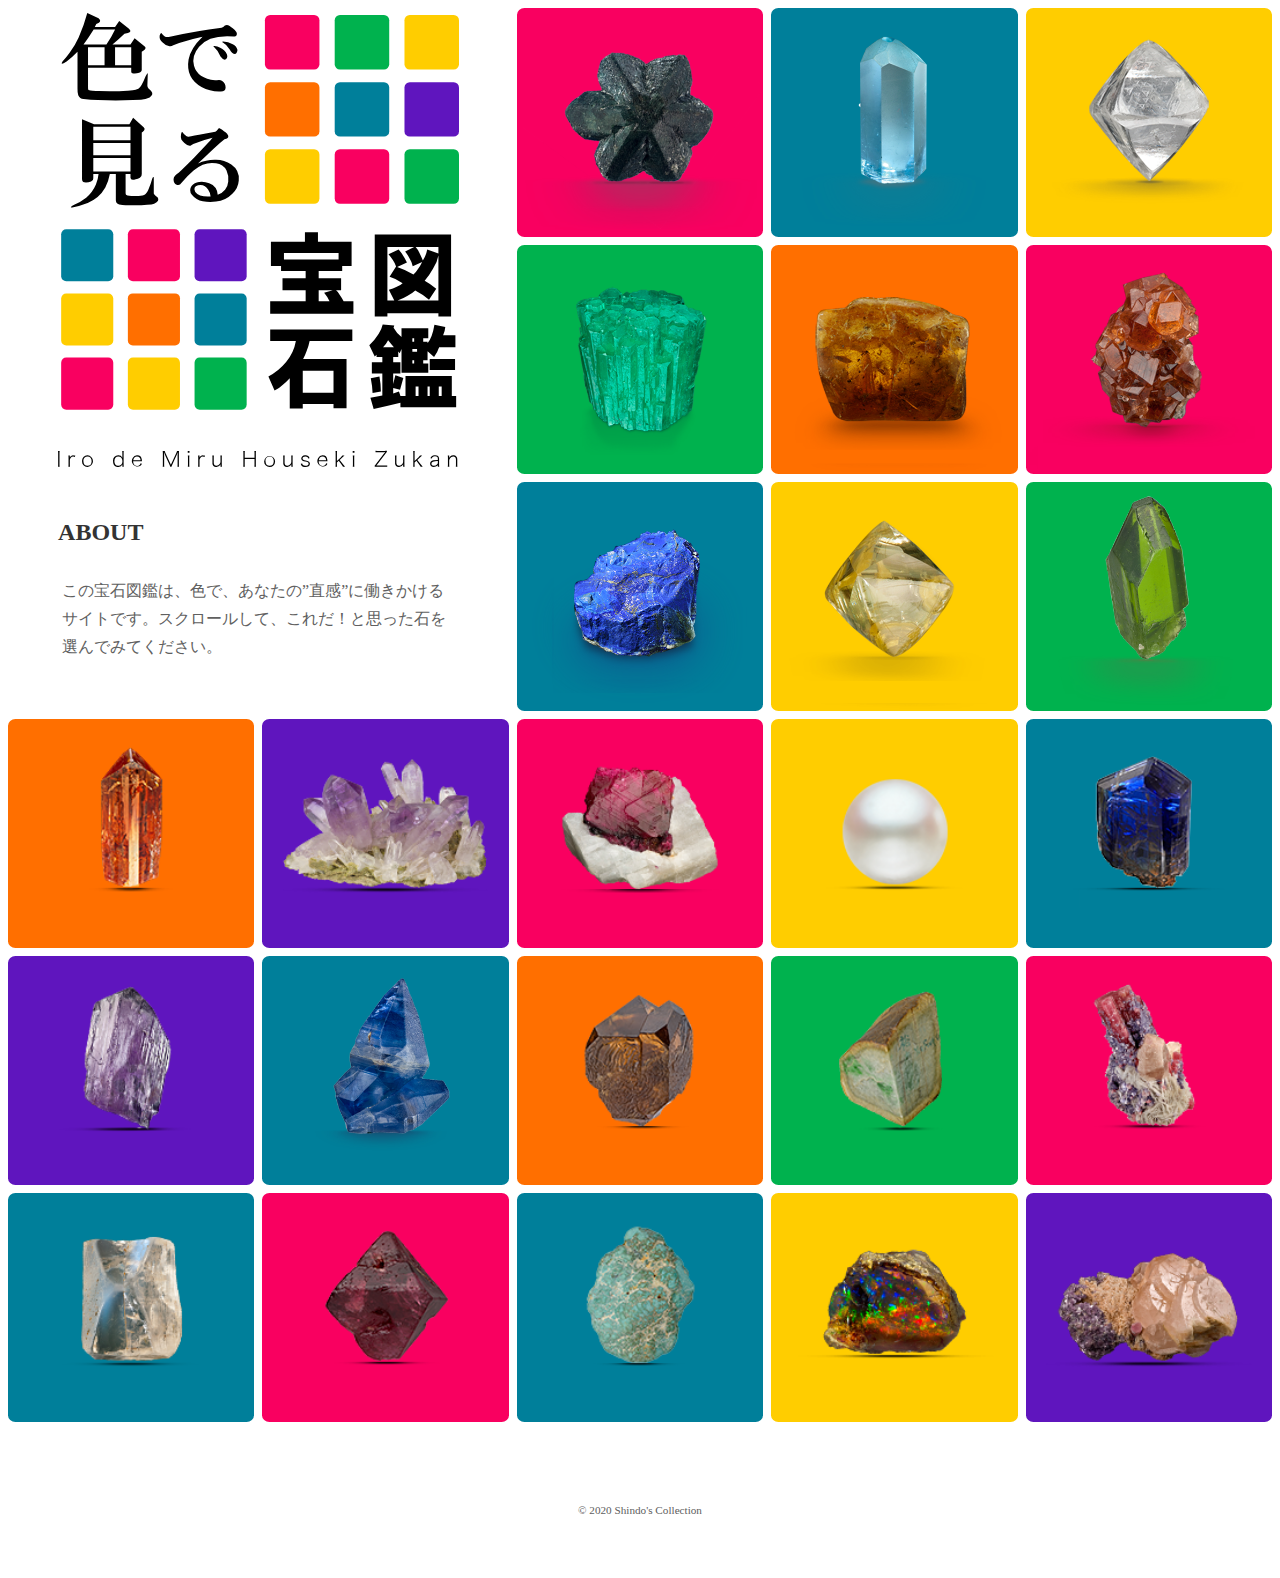
<file: index.html>
<!DOCTYPE html>
<html>
  <head>
    <meta charset="utf-8">
    <meta name="viewport" content="width=device-width,intial-scale=1">
    <title>宝石図鑑</title>
    <link href="css/style.css" rel="stylesheet" type="text/css">
    <link href="css/ress.css" rel="stylesheet" type="text/css">
  </head>
  <body>
    <div class="wrapper grid">
      <div class="item big-box">
        <div class="logo-area">
          <img src="images/logo.svg" alt="ロゴ">
        </div>
        <div class="item-text">
          <h2>ABOUT</h2>
          <p>この宝石図鑑は、色で、あなたの”直感”に働きかけるサイトです。スクロールして、これだ！と思った石を選んでみてください。</p>
        </div>
      </div>
      <div class="item red">
        <a href="stone1.html">
        <img src="images/Gem2/Alexandrite.png" alt="">
        </a>
      </div>
      <div class="item blue">
        <a href="stone2.html">
          <img src="images/Gem2/Aquamarine.png" alt="">
        </a>
      </div>
      <div class="item yellow">
        <a href="stone3.html">
        <img src="images/Gem2/Diamond.png" alt="">
      </a>
      </div>
      <div class="item green">
        <a href="stone4.html">
          <img src="images/Gem2/Emerald.png" alt="">
        </a>
      </div>
      <div class="item orange">
        <a href="stone5.html">
          <img src="images/Gem2/Amber.png" alt="">
        </a>
      </div>
      <div class="item red">
        <a href="stone6.html">
          <img src="images/Gem2/Garnet.png" alt="">
        </a>
      </div>
      <div class="item blue">
        <a href="stone7.html">
          <img src="images/Gem2/Lapis.png" alt="">
        </a>
      </div>
      <div class="item yellow">
        <a href="stone8.html">
          <img src="images/Gem2/FcDiamond.png" alt="">
        </a>
      </div>
      <div class="item green">
        <a href="stone9.html">
          <img src="images/Gem2/Peridot.png" alt="">
        </a>
      </div>
      <div class="item orange">
        <a href="stone10.html">
          <img src="images/Gem2/Topaz.png" alt="">
        </a>
      </div>
      <div class="item purple">
        <a href="stone1.html">
          <img src="images/Gem2/Amethyst.png" alt="">
        </a>
      </div>
      <div class="item red">
        <a href="stone1.html">
          <img src="images/Gem2/Ruby.png" alt="">
        </a>
      </div>
      <div class="item yellow">
        <a href="stone1.html">
          <img src="images/Gem2/Pearl.png" alt="">
        </a>
      </div>
      <div class="item blue">
        <a href="stone1.html">
          <img src="images/Gem2/Tanzanite.png" alt="">
        </a>
      </div>
      <div class="item purple">
        <a href="stone1.html">
          <img src="images/Gem2/Kunzite.png" alt="">
        </a>
      </div>
      <div class="item blue">
        <a href="stone1.html">
          <img src="images/Gem2/Sapphire.png" alt="">
        </a>
      </div>
      <div class="item orange">
        <a href="stone1.html">
          <img src="images/Gem2/Zircon.png" alt="">
        </a>
      </div>
      <div class="item green">
        <a href="stone1.html">
          <img src="images/Gem2/Jade.png" alt="">
        </a>
      </div>
      <div class="item red">
        <a href="stone1.html">
          <img src="images/Gem2/Tourmaline.png" alt="">
        </a>
      </div>
      <div class="item blue">
        <a href="stone1.html">
          <img src="images/Gem2/Moonstone.png" alt="">
        </a>
      </div>
      <div class="item red">
        <a href="stone1.html">
          <img src="images/Gem2/Spinel.png" alt="">
        </a>
      </div>
      <div class="item blue">
        <a href="stone1.html">
          <img src="images/Gem2/Turquoise.png" alt="">
        </a>
      </div>
      <div class="item yellow">
        <a href="stone1.html">
          <img src="images/Gem2/Opal.png" alt="">
        </a>
      </div>
      <div class="item purple">
        <a href="stone1.html">
          <img src="images/Gem2/Morganite.png" alt="">
        </a>
      </div>
    </div>
    <footer class="top-page-footer">
      <div class="copyright">
        <p><small>&copy; 2020 Shindo's Collection</small></p>
      </div>
    </footer>
  </body>
</html>
</file>
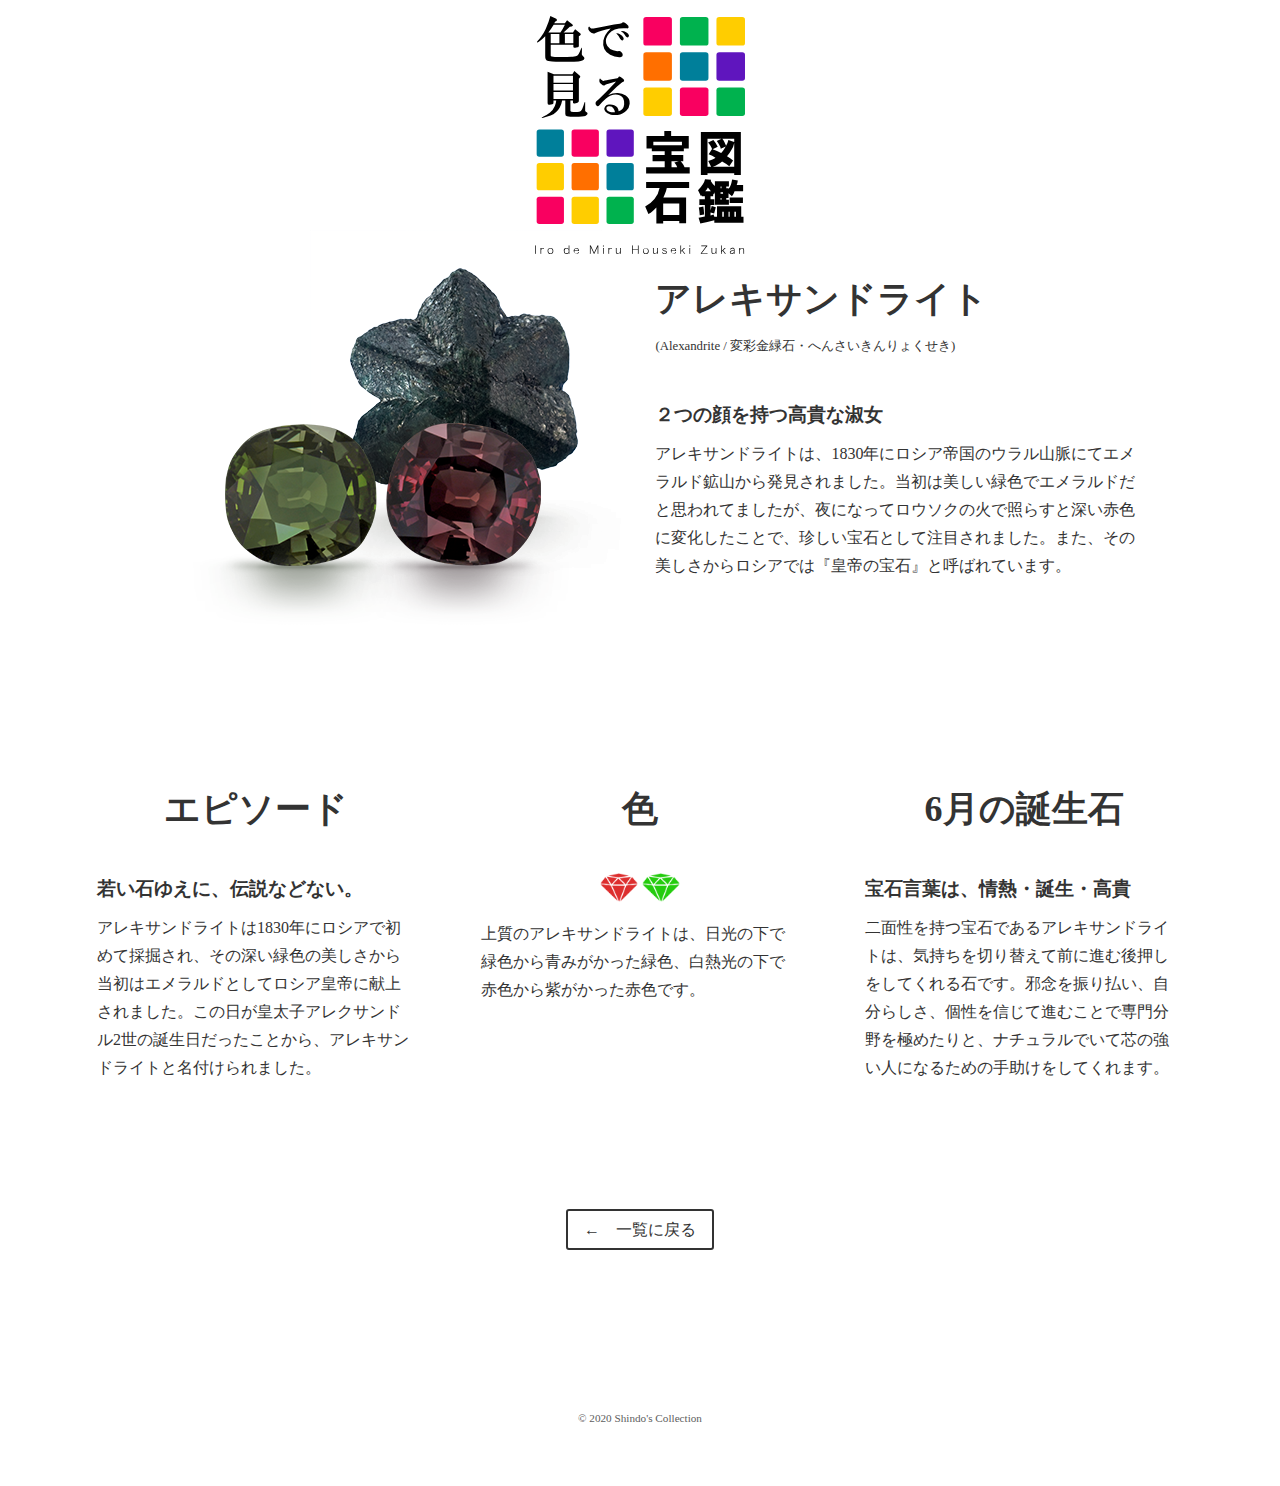
<file: stone1.html>
<!DOCTYPE html>
<html>
  <head>
    <meta charset="utf-8">
    <meta name="viewport" content="width=device-width,intial-scale=1">
    <title>宝石図鑑</title>
    <link href="css/style.css" rel="stylesheet" type="text/css">
    <link href="css/ress.css" rel="stylesheet" type="text/css">
    <link href="css/stone_page.css" rel="stylesheet" type="text/css">
  </head>
  <body>
    <div id="home" class="big-bg">
      <header class="wrapper page-header">
        <a href="index.html"><img class="logo" src="images/logo.svg" alt="サイトロゴ"></a>
      </header>
    </div>
    <div class="stone-contents wrapper">
      <article class="main-img">
        <img src="images/Gem3/alexandrite3.png" alt="アレキサンドライト">
      </article>
      <aside class="side-text wrapper">
        <div class="stone-title">
          <h1>アレキサンドライト</h1>
          <small>(Alexandrite / 変彩金緑石・へんさいきんりょくせき)</small>
        </div>
        <div class="stone-text">
          <h3>２つの顔を持つ高貴な淑女</h3>
          <p>アレキサンドライトは、1830年にロシア帝国のウラル山脈にてエメラルド鉱山から発見されました。当初は美しい緑色でエメラルドだと思われてましたが、夜になってロウソクの火で照らすと深い赤色に変化したことで、珍しい宝石として注目されました。また、その美しさからロシアでは『皇帝の宝石』と呼ばれています。</p>
          <p></p>
        </div>
      </aside>
    </div>
    <!-- 石の詳細 -->
    <article class="stone-details-contents wrapper">
      <aside class="stene-details-area">
        <div class="stone-details-title">
          <h1>エピソード</h1>
        </div>
        <div class="stone-details-text wrapper">
          <h3>若い石ゆえに、伝説などない。</h3>
          <p>アレキサンドライトは1830年にロシアで初めて採掘され、その深い緑色の美しさから当初はエメラルドとしてロシア皇帝に献上されました。この日が皇太子アレクサンドル2世の誕生日だったことから、アレキサンドライトと名付けられました。</p>
          <p></p>
        </div>
      </aside>

      <aside class="stene-details-area">
        <div class="stone-details-title">
          <h1>色</h1>
        </div>
        <div class="stone-details-text wrapper">
          <h3 class="stone-details-text-img">
            <img src="images/GemColor/gem-factoid-color-red.png" alt="色アイコン">
            <img src="images/GemColor/gem-factoid-color-green.png" alt="色アイコン">
          </h3>
          <p>上質のアレキサンドライトは、日光の下で緑色から青みがかった緑色、白熱光の下で赤色から紫がかった赤色です。</p>
          <p></p>
        </div>
      </aside>
      <aside class="stene-details-area">
        <div class="stone-details-title">
          <h1>6月の誕生石</h1>
        </div>
        <div class="stone-details-text wrapper">
          <h3>宝石言葉は、情熱・誕生・高貴</h3>
          <p>二面性を持つ宝石であるアレキサンドライトは、気持ちを切り替えて前に進む後押しをしてくれる石です。邪念を振り払い、自分らしさ、個性を信じて進むことで専門分野を極めたりと、ナチュラルでいて芯の強い人になるための手助けをしてくれます。</p>
          <p></p>
        </div>
      </aside>
    </article>

    <div class="back-btn-area">
        <a href="index.html" class="btn-flat-border"><p>←　一覧に戻る</p></a>
    </div>

    <footer>
      <div class="copyright">
        <p><small>&copy; 2020 Shindo's Collection</small></p>
      </div>
    </footer>
  </body>
</html>
</file>
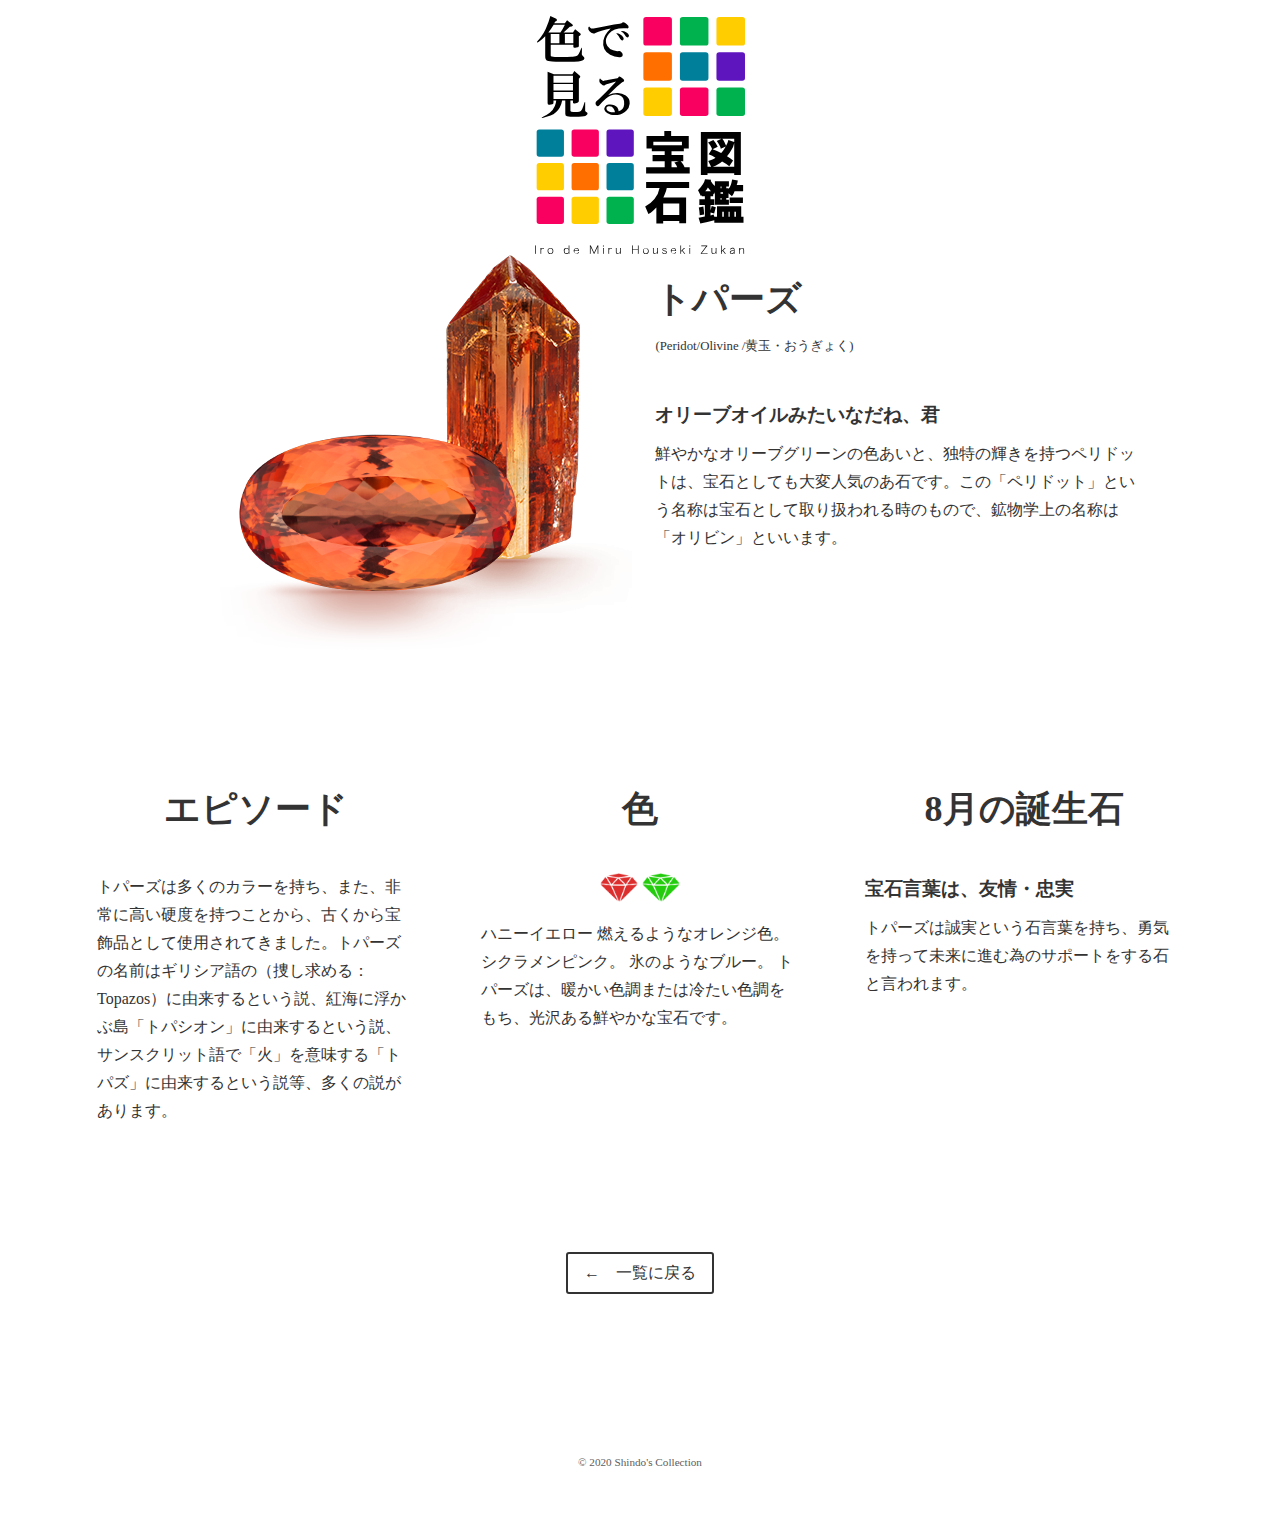
<file: stone10.html>
<!DOCTYPE html>
<html>
  <head>
    <meta charset="utf-8">
    <meta name="viewport" content="width=device-width,intial-scale=1">
    <title>宝石図鑑</title>
    <link href="css/style.css" rel="stylesheet" type="text/css">
    <link href="css/ress.css" rel="stylesheet" type="text/css">
    <link href="css/stone_page.css" rel="stylesheet" type="text/css">
  </head>
  <body>
    <div id="home" class="big-bg">
      <header class="wrapper page-header">
        <a href="index.html"><img class="logo" src="images/logo.svg" alt="サイトロゴ"></a>
      </header>
      <div class="wrapper">
      </div>
    </div>
    <div class="stone-contents wrapper">
      <article class="main-img">
        <img src="images/Gem3/Topaz3.png" alt="アレキサンドライト">
      </article>
      <aside class="side-text wrapper">
        <div class="stone-title">
          <h1>トパーズ</h1>
          <small>(Peridot/Olivine /黄玉・おうぎょく)</small>
        </div>
        <div class="stone-text">
          <h3>オリーブオイルみたいなだね、君</h3>
          <p>鮮やかなオリーブグリーンの色あいと、独特の輝きを持つペリドットは、宝石としても大変人気のあ石です。この「ペリドット」という名称は宝石として取り扱われる時のもので、鉱物学上の名称は「オリビン」といいます。</p>
          <p></p>
        </div>
      </aside>
    </div>
    <!-- 石の詳細 -->
    <article class="stone-details-contents wrapper">
      <aside class="stene-details-area">
        <div class="stone-details-title">
          <h1>エピソード</h1>
        </div>
        <div class="stone-details-text wrapper">
          <p>トパーズは多くのカラーを持ち、また、非常に高い硬度を持つことから、古くから宝飾品として使用されてきました。トパーズの名前はギリシア語の（捜し求める：Topazos）に由来するという説、紅海に浮かぶ島「トパシオン」に由来するという説、サンスクリット語で「火」を意味する「トパズ」に由来するという説等、多くの説があります。
</p>
          <p></p>
        </div>
      </aside>

      <aside class="stene-details-area">
        <div class="stone-details-title">
          <h1>色</h1>
        </div>
        <div class="stone-details-text wrapper">
          <h3 class="stone-details-text-img">
            <img src="images/GemColor/gem-factoid-color-red.png" alt="色アイコン">
            <img src="images/GemColor/gem-factoid-color-green.png" alt="色アイコン">
          </h3>
          <p>ハニーイエロー 燃えるようなオレンジ色。 シクラメンピンク。 氷のようなブルー。 トパーズは、暖かい色調または冷たい色調をもち、光沢ある鮮やかな宝石です。</p>
          <p></p>
        </div>
      </aside>
      <aside class="stene-details-area">
        <div class="stone-details-title">
          <h1>8月の誕生石</h1>
        </div>
        <div class="stone-details-text wrapper">
          <h3>宝石言葉は、友情・忠実</h3>
          <p>トパーズは誠実という石言葉を持ち、勇気を持って未来に進む為のサポートをする石と言われます。</p>
          <p></p>
        </div>
      </aside>
    </article>

    <div class="back-btn-area">
        <a href="index.html" class="btn-flat-border"><p>←　一覧に戻る</p></a>
    </div>

    <footer>
      <div class="copyright">
        <p><small>&copy; 2020 Shindo's Collection</small></p>
      </div>
    </footer>
  </body>
</html>
</file>
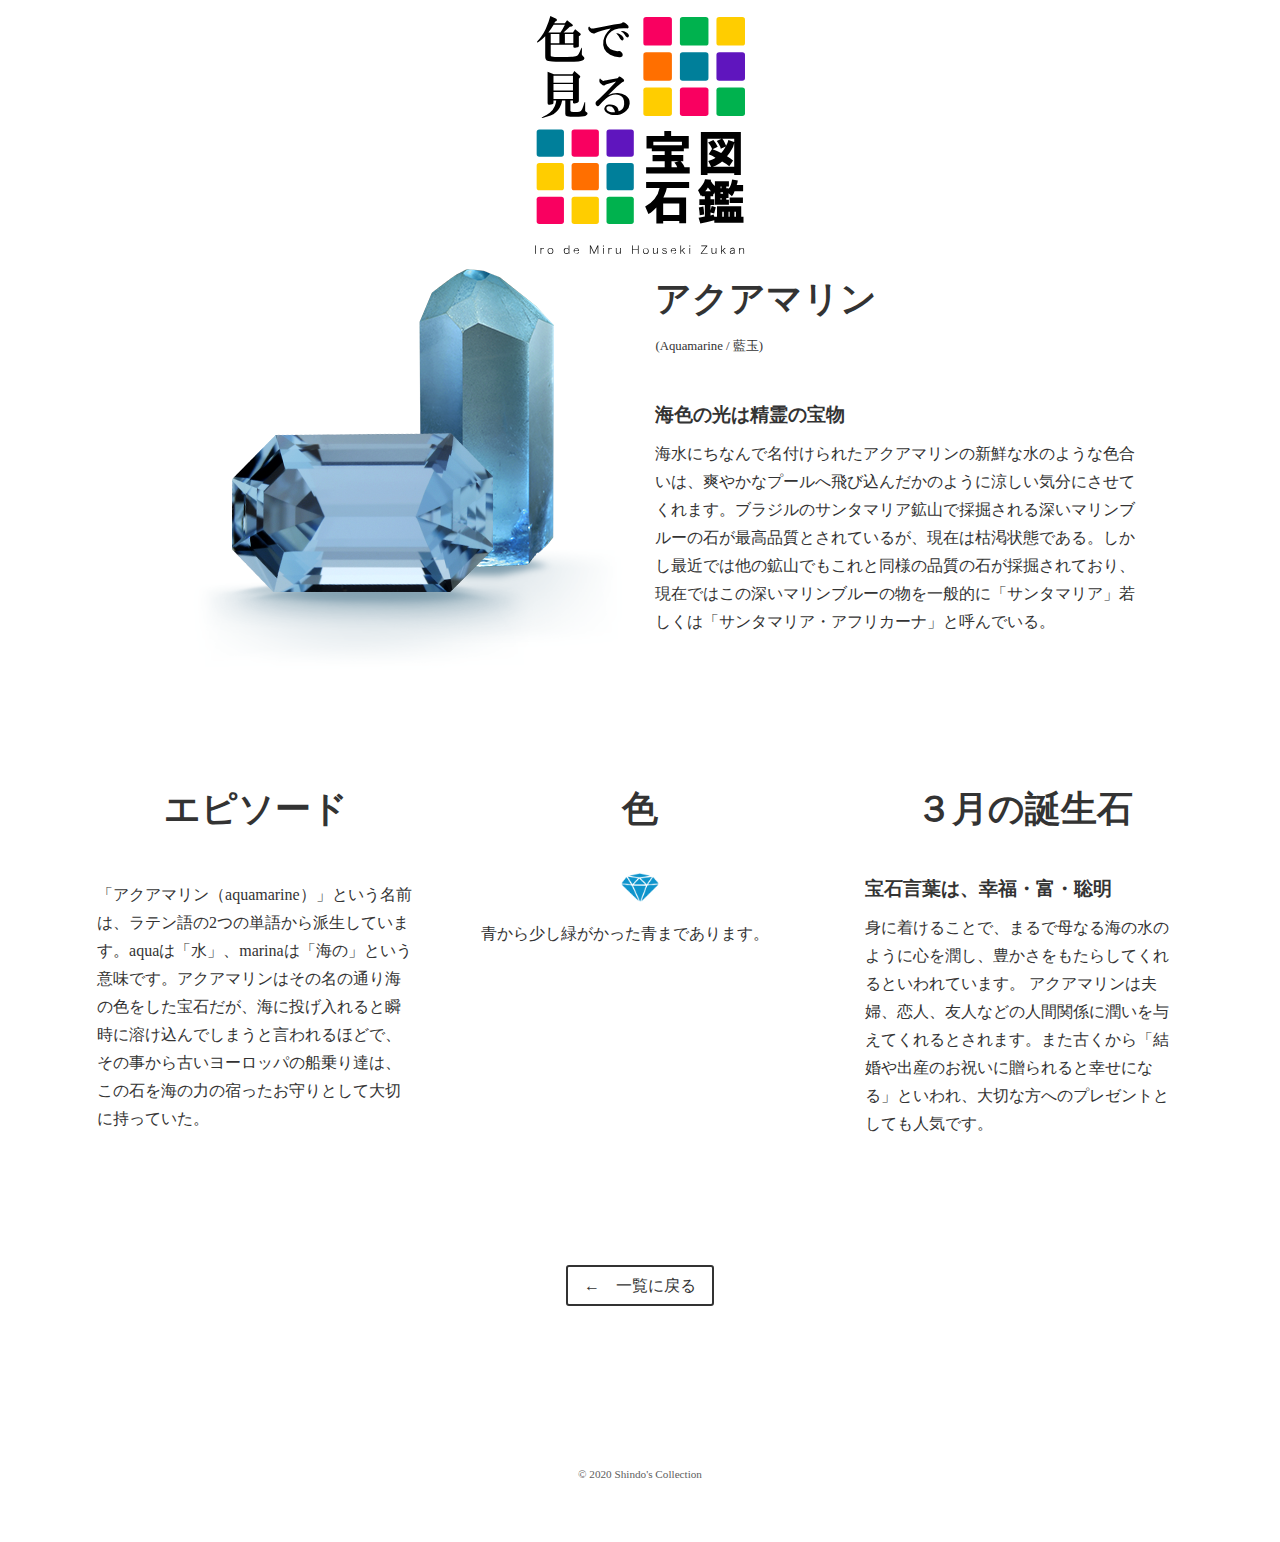
<file: stone2.html>
<!DOCTYPE html>
<html>
  <head>
    <meta charset="utf-8">
    <meta name="viewport" content="width=device-width,intial-scale=1">
    <title>宝石図鑑</title>
    <link href="css/style.css" rel="stylesheet" type="text/css">
    <link href="css/ress.css" rel="stylesheet" type="text/css">
    <link href="css/stone_page.css" rel="stylesheet" type="text/css">
  </head>
  <body>
    <div id="home" class="big-bg">
      <header class="wrapper page-header">
        <a href="index.html"><img class="logo" src="images/logo.svg" alt="サイトロゴ"></a>
      </header>
      <div class="wrapper">
      </div>
    </div>
    <div class="stone-contents wrapper">
      <article class="main-img">
        <img src="images/Gem3/Aquamarine3.png" alt="アレキサンドライト">
      </article>
      <aside class="side-text wrapper">
        <div class="stone-title">
          <h1>アクアマリン</h1>
          <small>(Aquamarine / 藍玉)</small>
        </div>
        <div class="stone-text">
          <h3>海色の光は精霊の宝物</h3>
          <p>海水にちなんで名付けられたアクアマリンの新鮮な水のような色合いは、爽やかなプールへ飛び込んだかのように涼しい気分にさせてくれます。ブラジルのサンタマリア鉱山で採掘される深いマリンブルーの石が最高品質とされているが、現在は枯渇状態である。しかし最近では他の鉱山でもこれと同様の品質の石が採掘されており、現在ではこの深いマリンブルーの物を一般的に「サンタマリア」若しくは「サンタマリア・アフリカーナ」と呼んでいる。</p>
          <p></p>
        </div>
      </aside>
    </div>
    <!-- 石の詳細 -->
    <article class="stone-details-contents wrapper">
      <aside class="stene-details-area">
        <div class="stone-details-title">
          <h1>エピソード</h1>
        </div>
        <div class="stone-details-text wrapper">
          <h3></h3>
          <p>「アクアマリン（aquamarine）」という名前は、ラテン語の2つの単語から派生しています。aquaは「水」、marinaは「海の」という意味です。アクアマリンはその名の通り海の色をした宝石だが、海に投げ入れると瞬時に溶け込んでしまうと言われるほどで、その事から古いヨーロッパの船乗り達は、この石を海の力の宿ったお守りとして大切に持っていた。</p>
          <p></p>
        </div>
      </aside>

      <aside class="stene-details-area">
        <div class="stone-details-title">
          <h1>色</h1>
        </div>
        <div class="stone-details-text wrapper">
          <h3 class="stone-details-text-img">
            <img src="images/GemColor/gem-factoid-color-blue.png" alt="色アイコン">
          </h3>
          <p>青から少し緑がかった青まであります。</p>
          <p></p>
        </div>
      </aside>
      <aside class="stene-details-area">
        <div class="stone-details-title">
          <h1>３月の誕生石</h1>
        </div>
        <div class="stone-details-text wrapper">
          <h3>宝石言葉は、幸福・富・聡明</h3>
          <p>身に着けることで、まるで母なる海の水のように心を潤し、豊かさをもたらしてくれるといわれています。
アクアマリンは夫婦、恋人、友人などの人間関係に潤いを与えてくれるとされます。また古くから「結婚や出産のお祝いに贈られると幸せになる」といわれ、大切な方へのプレゼントとしても人気です。</p>
          <p></p>
        </div>
      </aside>
    </article>

    <div class="back-btn-area">
        <a href="index.html" class="btn-flat-border"><p>←　一覧に戻る</p></a>
    </div>

    <footer>
      <div class="copyright">
        <p><small>&copy; 2020 Shindo's Collection</small></p>
      </div>
    </footer>
  </body>
</html>
</file>
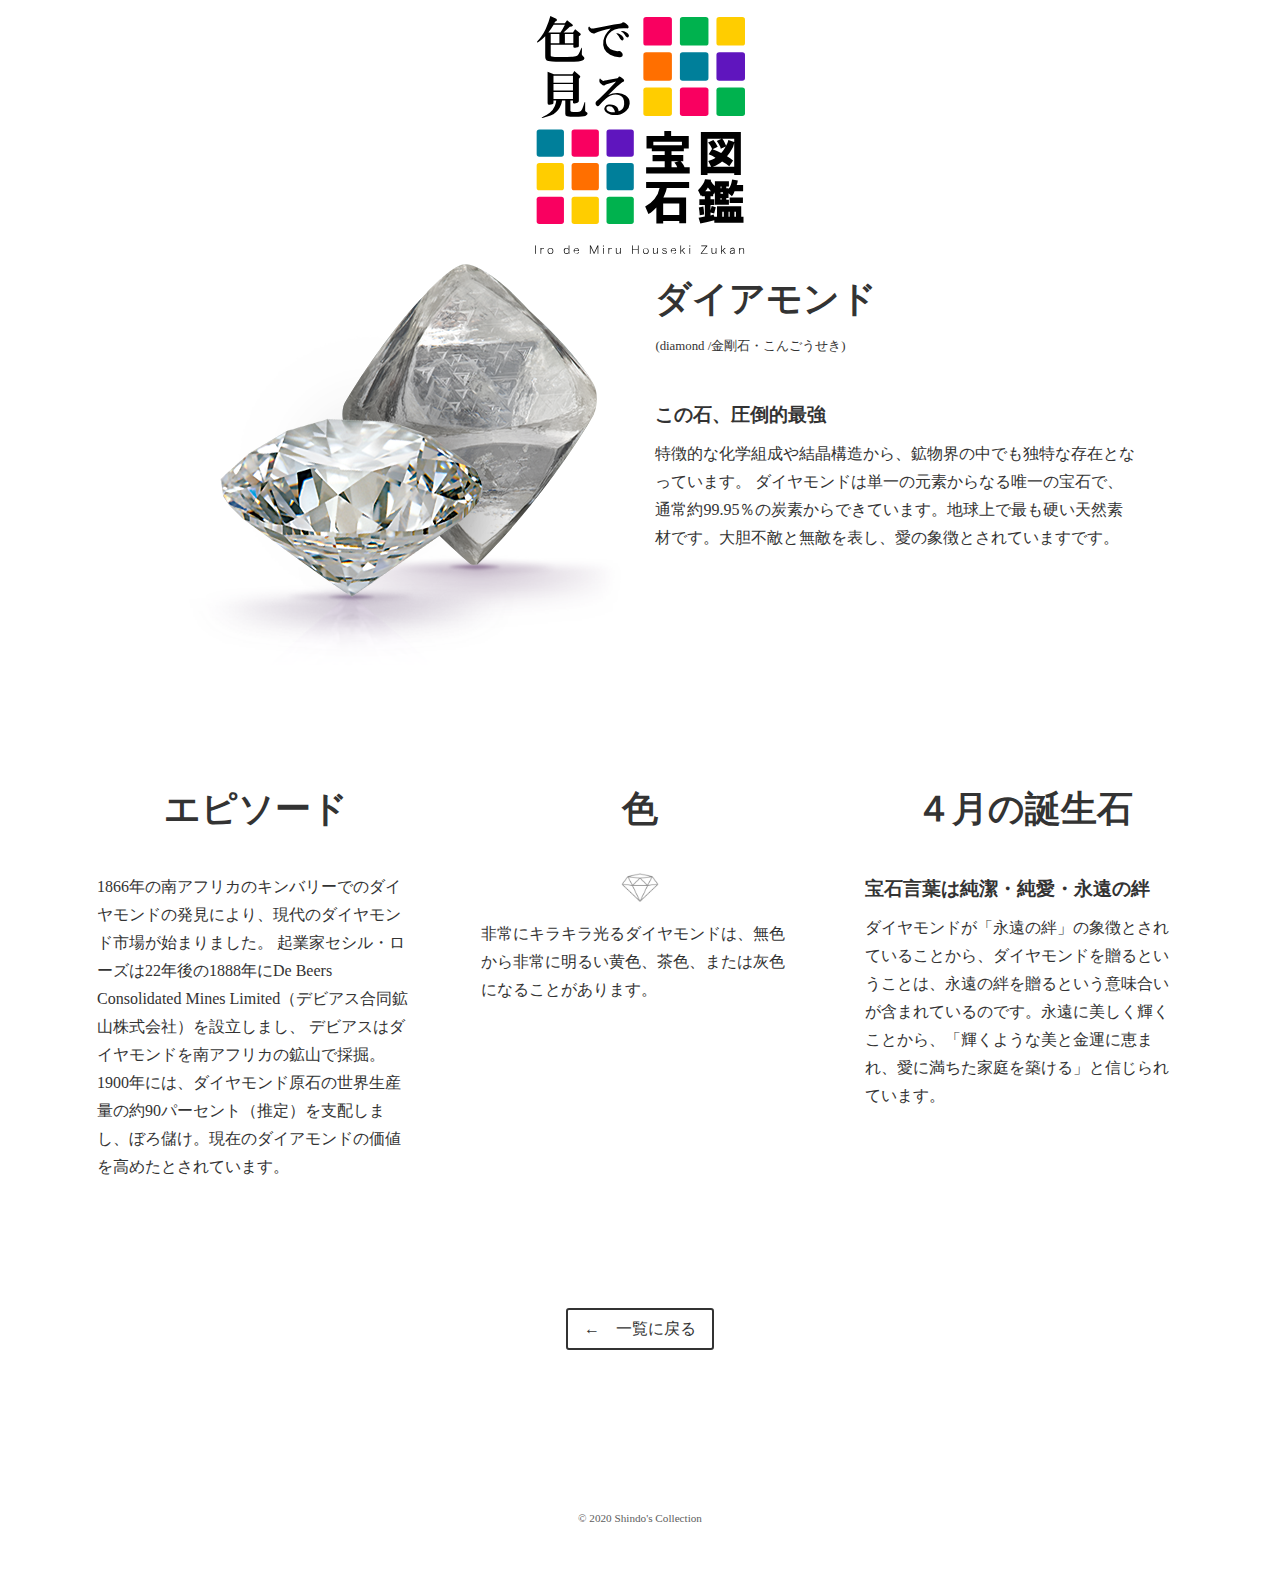
<file: stone3.html>
<!DOCTYPE html>
<html>
  <head>
    <meta charset="utf-8">
    <meta name="viewport" content="width=device-width,intial-scale=1">
    <title>宝石図鑑</title>
    <link href="css/style.css" rel="stylesheet" type="text/css">
    <link href="css/ress.css" rel="stylesheet" type="text/css">
    <link href="css/stone_page.css" rel="stylesheet" type="text/css">
  </head>
  <body>
    <div id="home" class="big-bg">
      <header class="wrapper page-header">
        <a href="index.html"><img class="logo" src="images/logo.svg" alt="サイトロゴ"></a>
      </header>
      <div class="wrapper">
      </div>
    </div>
    <div class="stone-contents wrapper">
      <article class="main-img">
        <img src="images/Gem3/Diamond3.png" alt="アレキサンドライト">
      </article>
      <aside class="side-text wrapper">
        <div class="stone-title">
          <h1>ダイアモンド</h1>
          <small>(diamond /金剛石・こんごうせき)</small>
        </div>
        <div class="stone-text">
          <h3>この石、圧倒的最強</h3>
          <p>特徴的な化学組成や結晶構造から、鉱物界の中でも独特な存在となっています。
ダイヤモンドは単一の元素からなる唯一の宝石で、通常約99.95％の炭素からできています。地球上で最も硬い天然素材です。大胆不敵と無敵を表し、愛の象徴とされていますです。
</p>
          <p></p>
        </div>
      </aside>
    </div>
    <!-- 石の詳細 -->
    <article class="stone-details-contents wrapper">
      <aside class="stene-details-area">
        <div class="stone-details-title">
          <h1>エピソード</h1>
        </div>
        <div class="stone-details-text wrapper">
          <p>1866年の南アフリカのキンバリーでのダイヤモンドの発見により、現代のダイヤモンド市場が始まりました。 起業家セシル・ローズは22年後の1888年にDe Beers Consolidated Mines Limited（デビアス合同鉱山株式会社）を設立しまし、 デビアスはダイヤモンドを南アフリカの鉱山で採掘。1900年には、ダイヤモンド原石の世界生産量の約90パーセント（推定）を支配しまし、ぼろ儲け。現在のダイアモンドの価値を高めたとされています。
</p>
          <p></p>
        </div>
      </aside>

      <aside class="stene-details-area">
        <div class="stone-details-title">
          <h1>色</h1>
        </div>
        <div class="stone-details-text wrapper">
          <h3 class="stone-details-text-img">
            <img src="images/GemColor/gem-factoid-color-colorless.png" alt="色アイコン">
          </h3>
          <p>非常にキラキラ光るダイヤモンドは、無色から非常に明るい黄色、茶色、または灰色になることがあります。</p>
          <p></p>
        </div>
      </aside>
      <aside class="stene-details-area">
        <div class="stone-details-title">
          <h1>４月の誕生石</h1>
        </div>
        <div class="stone-details-text wrapper">
          <h3>宝石言葉は純潔・純愛・永遠の絆</h3>
          <p>ダイヤモンドが「永遠の絆」の象徴とされていることから、ダイヤモンドを贈るということは、永遠の絆を贈るという意味合いが含まれているのです。永遠に美しく輝くことから、「輝くような美と金運に恵まれ、愛に満ちた家庭を築ける」と信じられています。
</p>
          <p></p>
        </div>
      </aside>
    </article>

    <div class="back-btn-area">
        <a href="index.html" class="btn-flat-border"><p>←　一覧に戻る</p></a>
    </div>

    <footer>
      <div class="copyright">
        <p><small>&copy; 2020 Shindo's Collection</small></p>
      </div>
    </footer>
  </body>
</html>
</file>
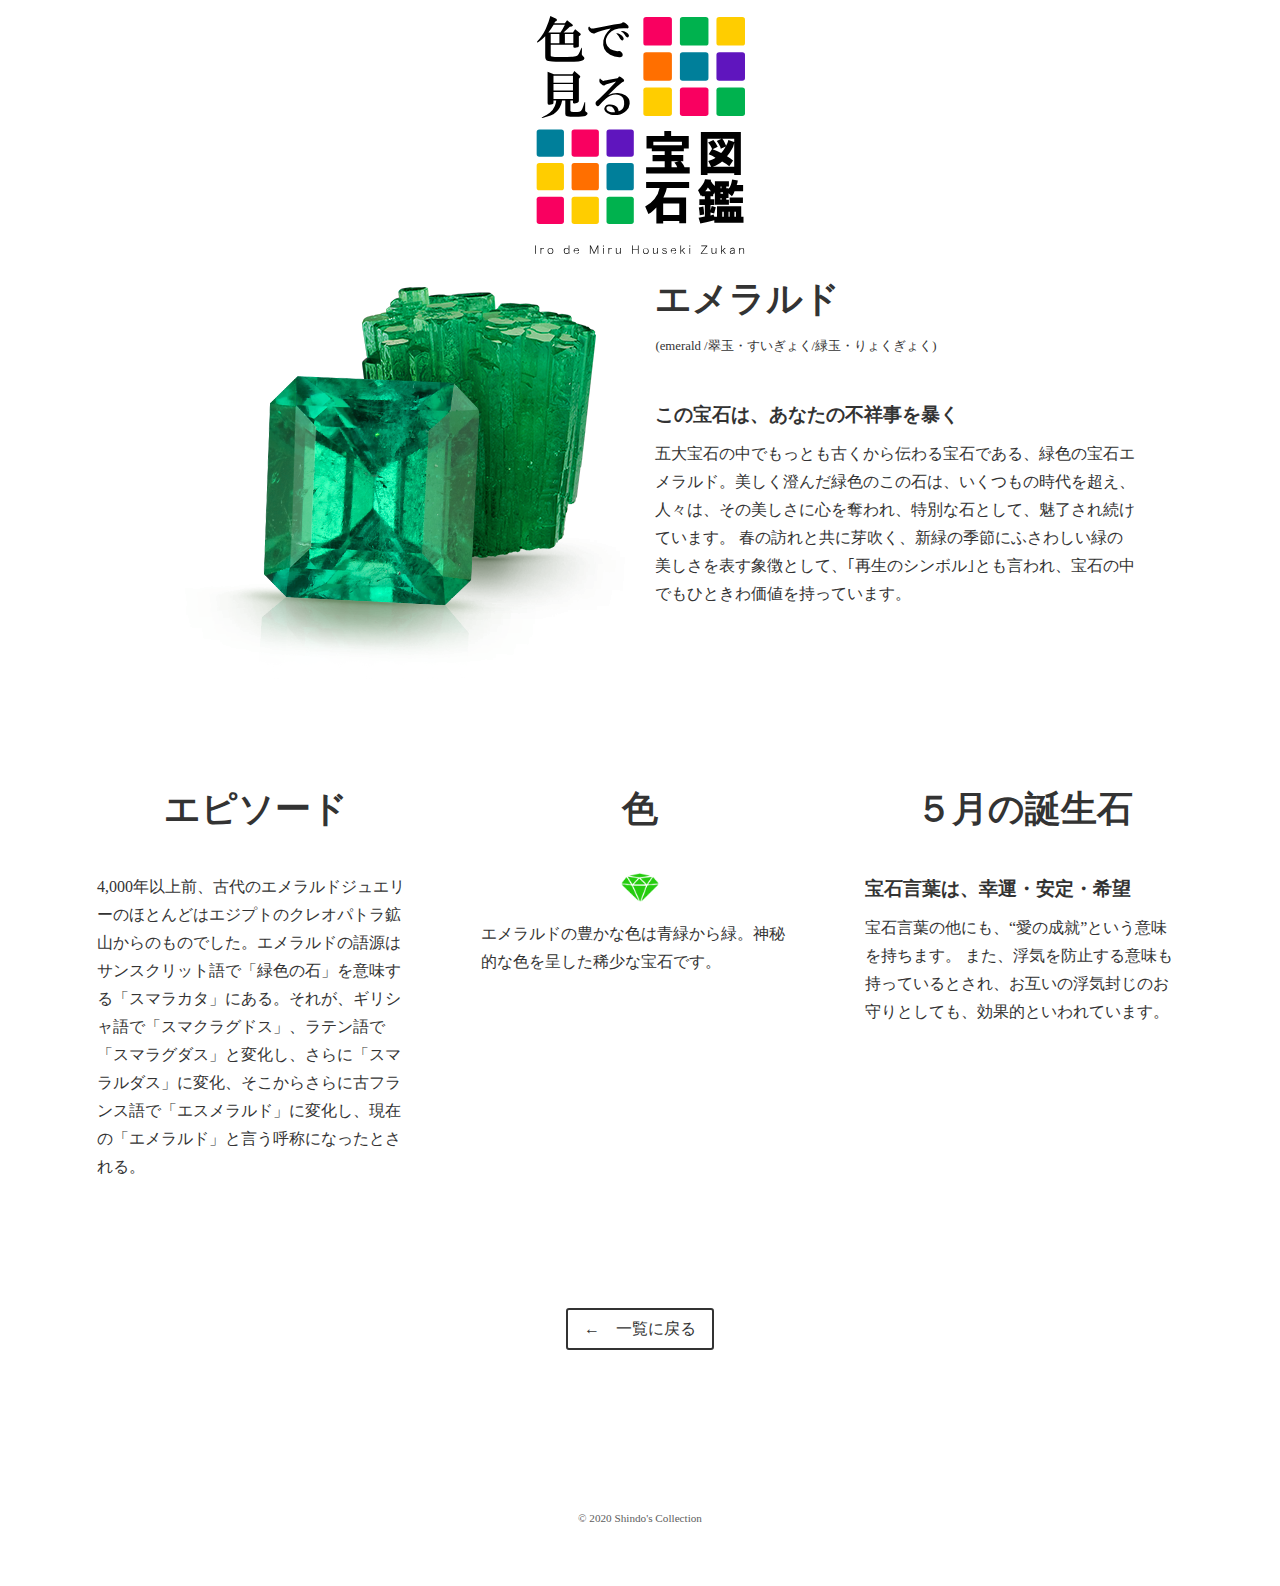
<file: stone4.html>
<!DOCTYPE html>
<html>
  <head>
    <meta charset="utf-8">
    <meta name="viewport" content="width=device-width,intial-scale=1">
    <title>宝石図鑑</title>
    <link href="css/style.css" rel="stylesheet" type="text/css">
    <link href="css/ress.css" rel="stylesheet" type="text/css">
    <link href="css/stone_page.css" rel="stylesheet" type="text/css">
  </head>
  <body>
    <div id="home" class="big-bg">
      <header class="wrapper page-header">
        <a href="index.html"><img class="logo" src="images/logo.svg" alt="サイトロゴ"></a>
      </header>
      <div class="wrapper">
      </div>
    </div>
    <div class="stone-contents wrapper">
      <article class="main-img">
        <img src="images/Gem3/Emerald3.png" alt="アレキサンドライト">
      </article>
      <aside class="side-text wrapper">
        <div class="stone-title">
          <h1>エメラルド</h1>
          <small>(emerald /翠玉・すいぎょく/緑玉・りょくぎょく)</small>
        </div>
        <div class="stone-text">
          <h3>この宝石は、あなたの不祥事を暴く</h3>
          <p>五大宝石の中でもっとも古くから伝わる宝石である、緑色の宝石エメラルド。美しく澄んだ緑色のこの石は、いくつもの時代を超え、人々は、その美しさに心を奪われ、特別な石として、魅了され続けています。
春の訪れと共に芽吹く、新緑の季節にふさわしい緑の美しさを表す象徴として、｢再生のシンボル｣とも言われ、宝石の中でもひときわ価値を持っています。</p>
          <p></p>
        </div>
      </aside>
    </div>
    <!-- 石の詳細 -->
    <article class="stone-details-contents wrapper">
      <aside class="stene-details-area">
        <div class="stone-details-title">
          <h1>エピソード</h1>
        </div>
        <div class="stone-details-text wrapper">
          <p>4,000年以上前、古代のエメラルドジュエリーのほとんどはエジプトのクレオパトラ鉱山からのものでした。エメラルドの語源はサンスクリット語で「緑色の石」を意味する「スマラカタ」にある。それが、ギリシャ語で「スマクラグドス」、ラテン語で「スマラグダス」と変化し、さらに「スマラルダス」に変化、そこからさらに古フランス語で「エスメラルド」に変化し、現在の「エメラルド」と言う呼称になったとされる。</p>
          <p></p>
        </div>
      </aside>

      <aside class="stene-details-area">
        <div class="stone-details-title">
          <h1>色</h1>
        </div>
        <div class="stone-details-text wrapper">
          <h3 class="stone-details-text-img">
            <img src="images/GemColor/gem-factoid-color-green.png" alt="色アイコン">
          </h3>
          <p>エメラルドの豊かな色は青緑から緑。神秘的な色を呈した稀少な宝石です。
</p>
          <p></p>
        </div>
      </aside>
      <aside class="stene-details-area">
        <div class="stone-details-title">
          <h1>５月の誕生石</h1>
        </div>
        <div class="stone-details-text wrapper">
          <h3>宝石言葉は、幸運・安定・希望</h3>
          <p>宝石言葉の他にも、“愛の成就”という意味を持ちます。 また、浮気を防止する意味も持っているとされ、お互いの浮気封じのお守りとしても、効果的といわれています。
</p>
        </div>
      </aside>
    </article>

    <div class="back-btn-area">
        <a href="index.html" class="btn-flat-border"><p>←　一覧に戻る</p></a>
    </div>

    <footer>
      <div class="copyright">
        <p><small>&copy; 2020 Shindo's Collection</small></p>
      </div>
    </footer>
  </body>
</html>
</file>
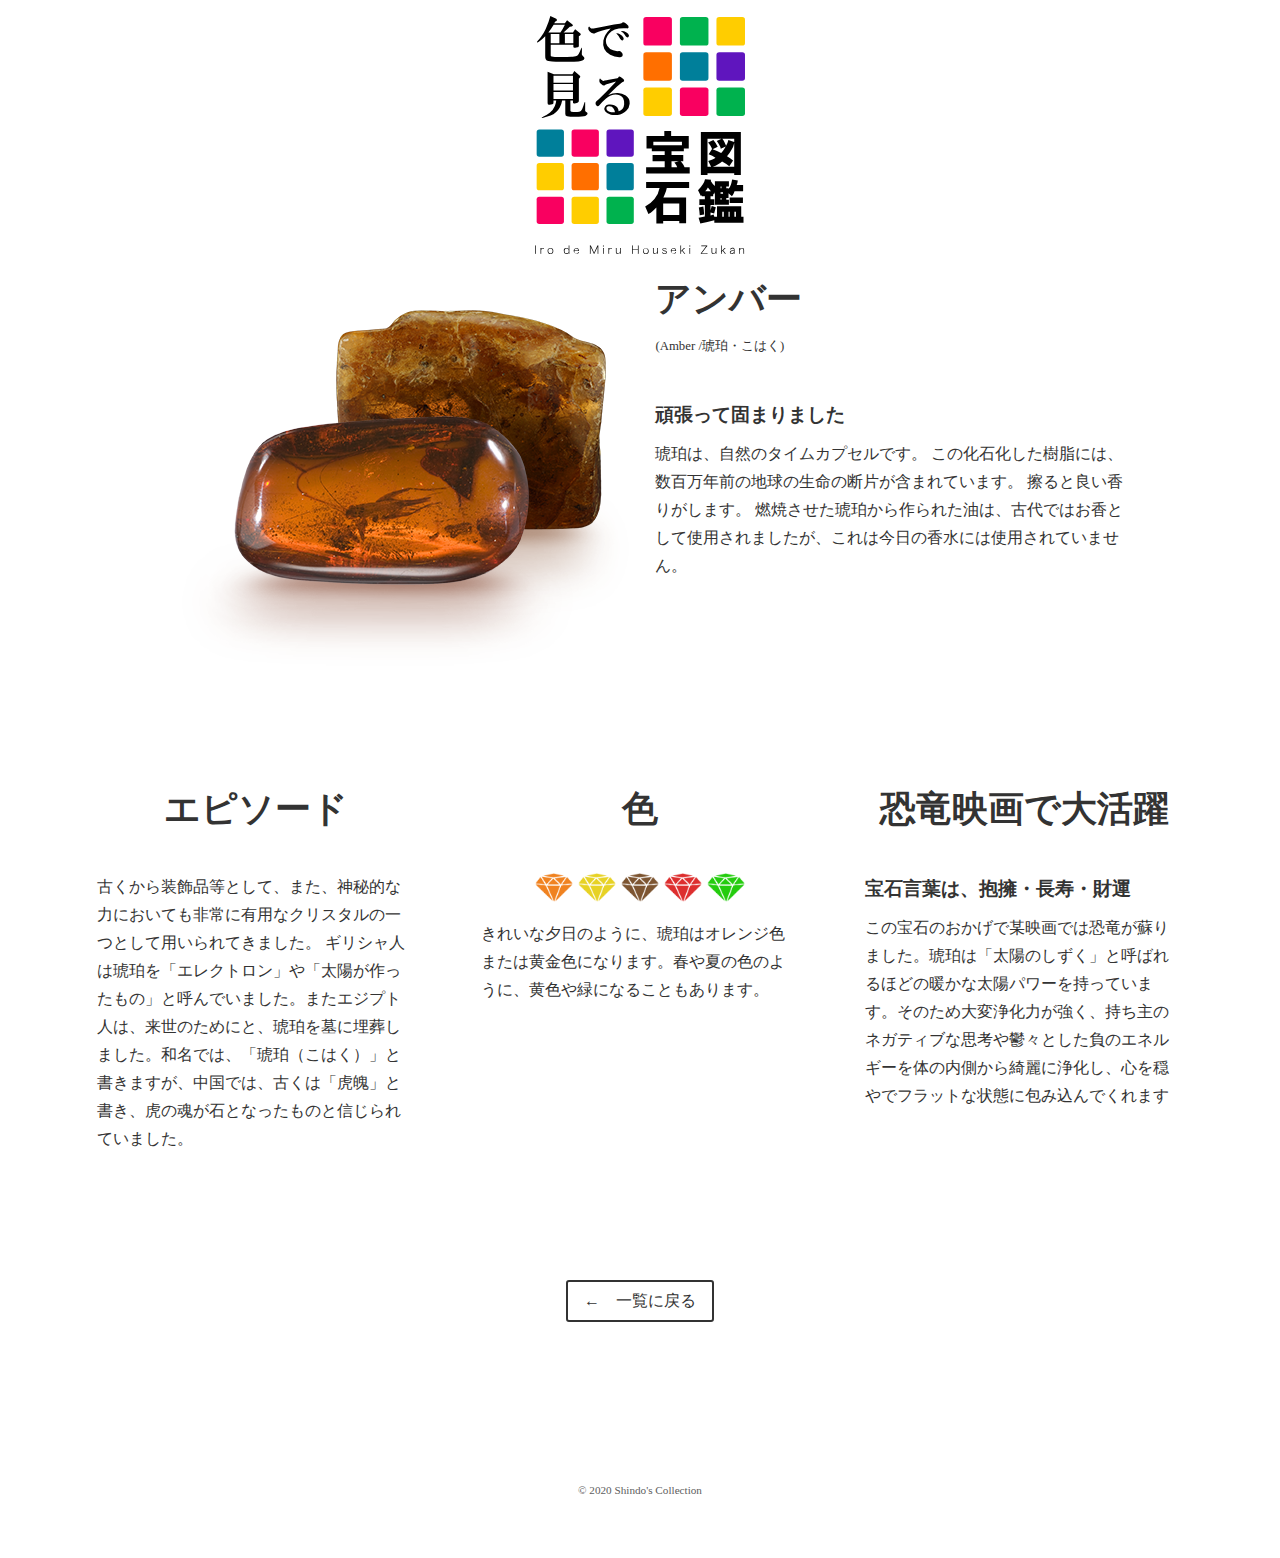
<file: stone5.html>
<!DOCTYPE html>
<html>
  <head>
    <meta charset="utf-8">
    <meta name="viewport" content="width=device-width,intial-scale=1">
    <title>宝石図鑑</title>
    <link href="css/style.css" rel="stylesheet" type="text/css">
    <link href="css/ress.css" rel="stylesheet" type="text/css">
    <link href="css/stone_page.css" rel="stylesheet" type="text/css">
  </head>
  <body>
    <div id="home" class="big-bg">
      <header class="wrapper page-header">
        <a href="index.html"><img class="logo" src="images/logo.svg" alt="サイトロゴ"></a>
      </header>
      <div class="wrapper">
      </div>
    </div>
    <div class="stone-contents wrapper">
      <article class="main-img">
        <img src="images/Gem3/Amber3.png" alt="アレキサンドライト">
      </article>
      <aside class="side-text wrapper">
        <div class="stone-title">
          <h1>アンバー</h1>
          <small>(Amber /琥珀・こはく)</small>
        </div>
        <div class="stone-text">
          <h3>頑張って固まりました</h3>
          <p>琥珀は、自然のタイムカプセルです。 この化石化した樹脂には、数百万年前の地球の生命の断片が含まれています。
擦ると良い香りがします。 燃焼させた琥珀から作られた油は、古代ではお香として使用されましたが、これは今日の香水には使用されていません。</p>
          <p></p>
        </div>
      </aside>
    </div>
    <!-- 石の詳細 -->
    <article class="stone-details-contents wrapper">
      <aside class="stene-details-area">
        <div class="stone-details-title">
          <h1>エピソード</h1>
        </div>
        <div class="stone-details-text wrapper">
          <p>古くから装飾品等として、また、神秘的な力においても非常に有用なクリスタルの一つとして用いられてきました。
ギリシャ人は琥珀を「エレクトロン」や「太陽が作ったもの」と呼んでいました。またエジプト人は、来世のためにと、琥珀を墓に埋葬しました。和名では、「琥珀（こはく）」と書きますが、中国では、古くは「虎魄」と書き、虎の魂が石となったものと信じられていました。</p>
        </div>
      </aside>

      <aside class="stene-details-area">
        <div class="stone-details-title">
          <h1>色</h1>
        </div>
        <div class="stone-details-text wrapper">
          <h3 class="stone-details-text-img">
            <img src="images/GemColor/gem-factoid-color-orange.png" alt="色アイコン">
            <img src="images/GemColor/gem-factoid-color-yellow.png" alt="色アイコン">
            <img src="images/GemColor/gem-factoid-color-brown.png" alt="色アイコン">
            <img src="images/GemColor/gem-factoid-color-red.png" alt="色アイコン">
            <img src="images/GemColor/gem-factoid-color-green.png" alt="色アイコン">
          </h3>
          <p>きれいな夕日のように、琥珀はオレンジ色または黄金色になります。春や夏の色のように、黄色や緑になることもあります。</p>
          <p></p>
        </div>
      </aside>
      <aside class="stene-details-area">
        <div class="stone-details-title">
          <h1>恐竜映画で大活躍</h1>
        </div>
        <div class="stone-details-text wrapper">
          <h3>宝石言葉は、抱擁・長寿・財運</h3>
          <p>この宝石のおかげで某映画では恐竜が蘇りました。琥珀は「太陽のしずく」と呼ばれるほどの暖かな太陽パワーを持っています。そのため大変浄化力が強く、持ち主のネガティブな思考や鬱々とした負のエネルギーを体の内側から綺麗に浄化し、心を穏やでフラットな状態に包み込んでくれます
</p>
          <p></p>
        </div>
      </aside>
    </article>

    <div class="back-btn-area">
        <a href="index.html" class="btn-flat-border"><p>←　一覧に戻る</p></a>
    </div>

    <footer>
      <div class="copyright">
        <p><small>&copy; 2020 Shindo's Collection</small></p>
      </div>
    </footer>
  </body>
</html>
</file>
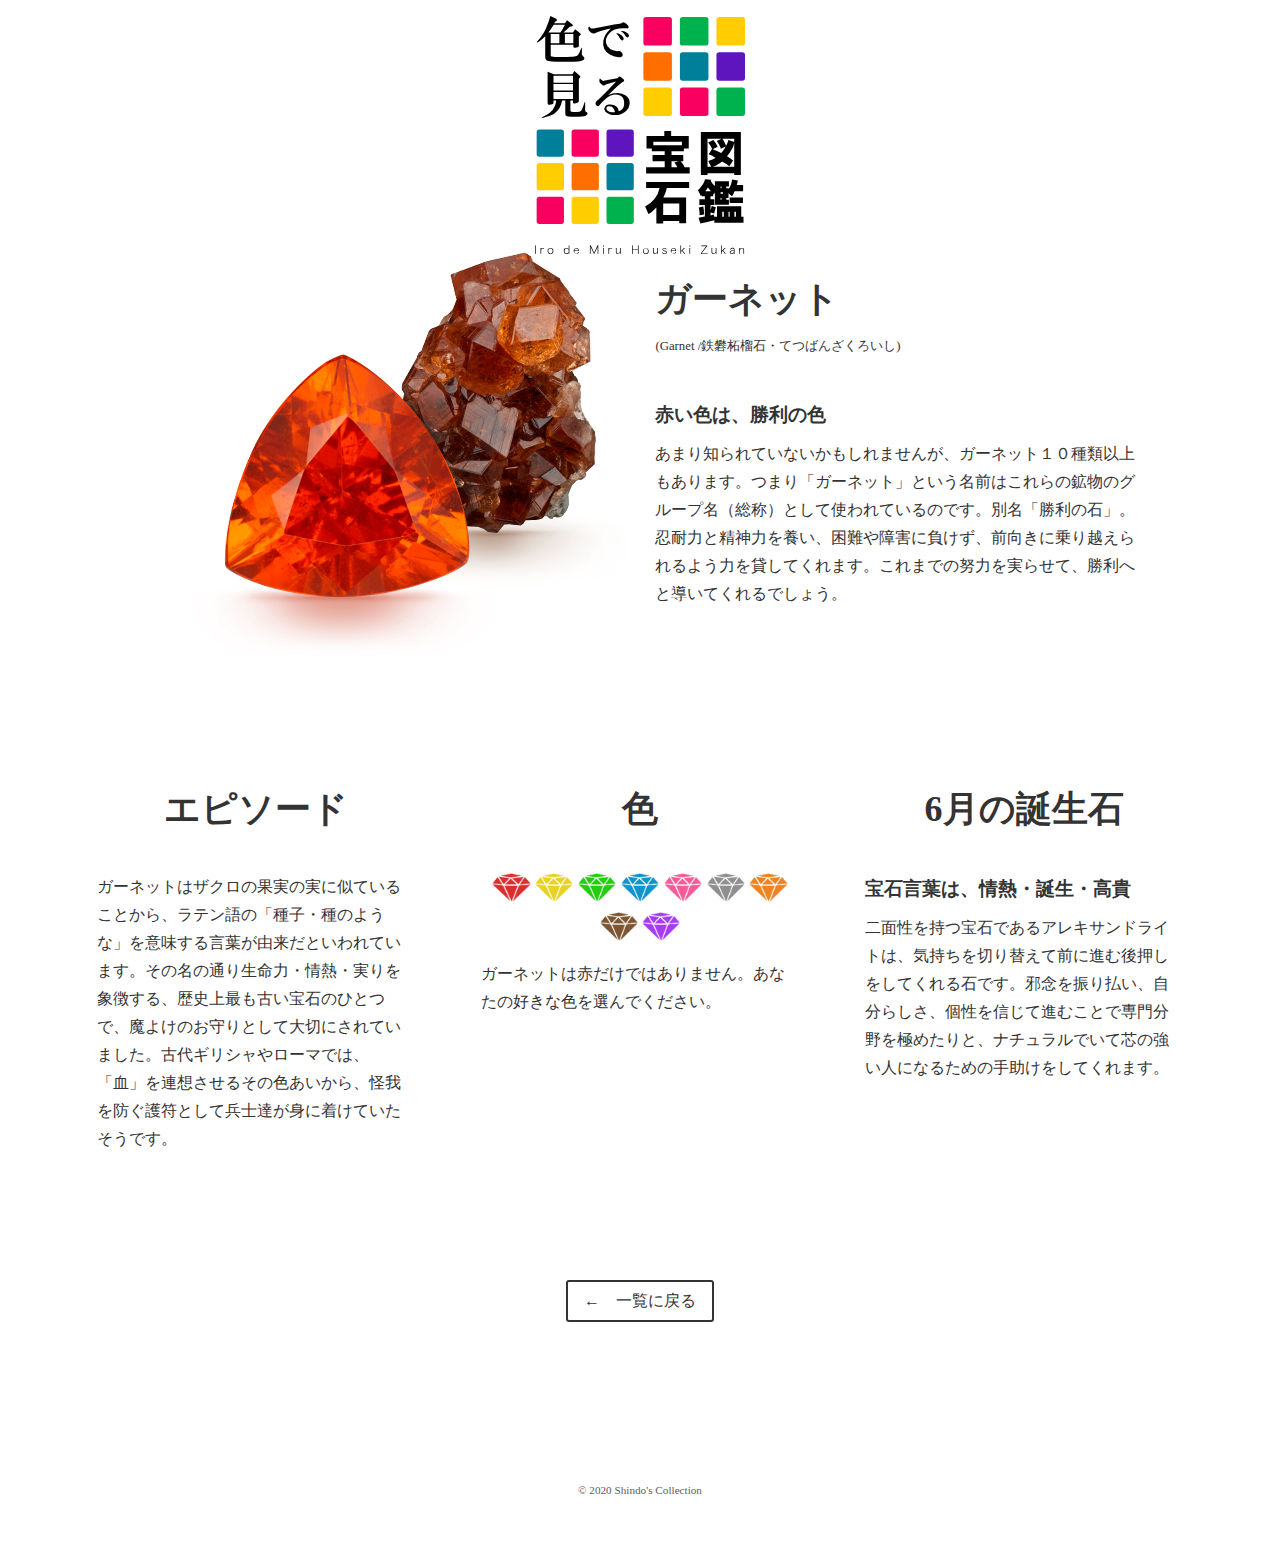
<file: stone6.html>
<!DOCTYPE html>
<html>
  <head>
    <meta charset="utf-8">
    <meta name="viewport" content="width=device-width,intial-scale=1">
    <title>宝石図鑑</title>
    <link href="css/style.css" rel="stylesheet" type="text/css">
    <link href="css/ress.css" rel="stylesheet" type="text/css">
    <link href="css/stone_page.css" rel="stylesheet" type="text/css">
  </head>
  <body>
    <div id="home" class="big-bg">
      <header class="wrapper page-header">
        <a href="index.html"><img class="logo" src="images/logo.svg" alt="サイトロゴ"></a>
      </header>
      <div class="wrapper">
      </div>
    </div>
    <div class="stone-contents wrapper">
      <article class="main-img">
        <img src="images/Gem3/Garnet3.png" alt="アレキサンドライト">
      </article>
      <aside class="side-text wrapper">
        <div class="stone-title">
          <h1>ガーネット</h1>
          <small>(Garnet /鉄礬柘榴石・てつばんざくろいし)
</small>
        </div>
        <div class="stone-text">
          <h3>赤い色は、勝利の色</h3>
          <p>あまり知られていないかもしれませんが、ガーネット１０種類以上もあります。つまり「ガーネット」という名前はこれらの鉱物のグループ名（総称）として使われているのです。別名「勝利の石」。忍耐力と精神力を養い、困難や障害に負けず、前向きに乗り越えられるよう力を貸してくれます。これまでの努力を実らせて、勝利へと導いてくれるでしょう。</p>
          <p></p>
        </div>
      </aside>
    </div>
    <!-- 石の詳細 -->
    <article class="stone-details-contents wrapper">
      <aside class="stene-details-area">
        <div class="stone-details-title">
          <h1>エピソード</h1>
        </div>
        <div class="stone-details-text wrapper">
          <p>ガーネットはザクロの果実の実に似ていることから、ラテン語の「種子・種のような」を意味する言葉が由来だといわれています。その名の通り生命力・情熱・実りを象徴する、歴史上最も古い宝石のひとつで、魔よけのお守りとして大切にされていました。古代ギリシャやローマでは、「血」を連想させるその色あいから、怪我を防ぐ護符として兵士達が身に着けていたそうです。</p>
          <p></p>
        </div>
      </aside>

      <aside class="stene-details-area">
        <div class="stone-details-title">
          <h1>色</h1>
        </div>
        <div class="stone-details-text wrapper">
          <h3 class="stone-details-text-img">
            <img src="images/GemColor/gem-factoid-color-red.png" alt="色アイコン">
            <img src="images/GemColor/gem-factoid-color-yellow.png" alt="色アイコン">
            <img src="images/GemColor/gem-factoid-color-green.png" alt="色アイコン">
            <img src="images/GemColor/gem-factoid-color-blue.png" alt="色アイコン">
            <img src="images/GemColor/gem-factoid-color-pink.png" alt="色アイコン">
            <img src="images/GemColor/gem-factoid-color-gray.png" alt="色アイコン">
            <img src="images/GemColor/gem-factoid-color-orange.png" alt="色アイコン">
            <img src="images/GemColor/gem-factoid-color-brown.png" alt="色アイコン">
            <img src="images/GemColor/gem-factoid-color-purple.png" alt="色アイコン">
          </h3>
          <p>ガーネットは赤だけではありません。あなたの好きな色を選んでください。
</p>
          <p></p>
        </div>
      </aside>
      <aside class="stene-details-area">
        <div class="stone-details-title">
          <h1>6月の誕生石</h1>
        </div>
        <div class="stone-details-text wrapper">
          <h3>宝石言葉は、情熱・誕生・高貴</h3>
          <p>二面性を持つ宝石であるアレキサンドライトは、気持ちを切り替えて前に進む後押しをしてくれる石です。邪念を振り払い、自分らしさ、個性を信じて進むことで専門分野を極めたりと、ナチュラルでいて芯の強い人になるための手助けをしてくれます。</p>
          <p></p>
        </div>
      </aside>
    </article>

    <div class="back-btn-area">
        <a href="index.html" class="btn-flat-border"><p>←　一覧に戻る</p></a>
    </div>

    <footer>
      <div class="copyright">
        <p><small>&copy; 2020 Shindo's Collection</small></p>
      </div>
    </footer>
  </body>
</html>
</file>
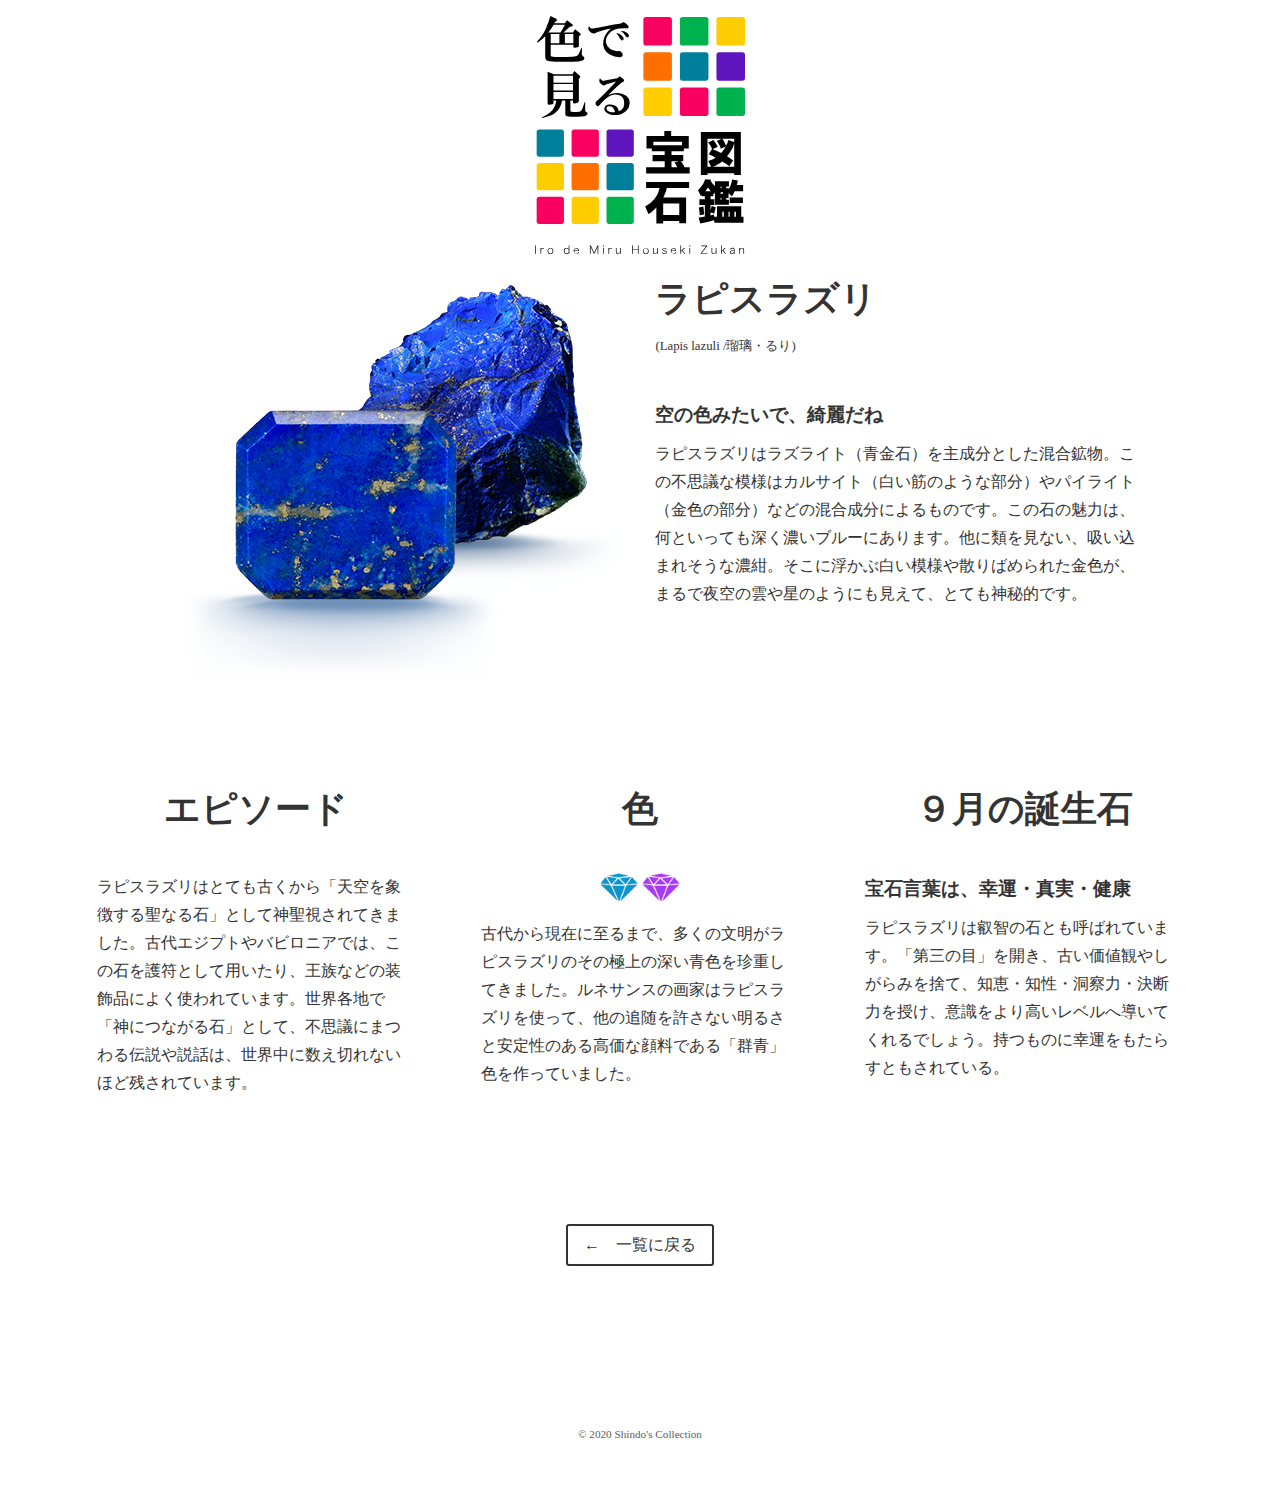
<file: stone7.html>
<!DOCTYPE html>
<html>
  <head>
    <meta charset="utf-8">
    <meta name="viewport" content="width=device-width,intial-scale=1">
    <title>宝石図鑑</title>
    <link href="css/style.css" rel="stylesheet" type="text/css">
    <link href="css/ress.css" rel="stylesheet" type="text/css">
    <link href="css/stone_page.css" rel="stylesheet" type="text/css">
  </head>
  <body>
    <div id="home" class="big-bg">
      <header class="wrapper page-header">
        <a href="index.html"><img class="logo" src="images/logo.svg" alt="サイトロゴ"></a>
      </header>
      <div class="wrapper">
      </div>
    </div>
    <div class="stone-contents wrapper">
      <article class="main-img">
        <img src="images/Gem3/Lapis3.png" alt="アレキサンドライト">
      </article>
      <aside class="side-text wrapper">
        <div class="stone-title">
          <h1>ラピスラズリ</h1>
          <small>(Lapis lazuli /瑠璃・るり)</small>
        </div>
        <div class="stone-text">
          <h3>空の色みたいで、綺麗だね</h3>
          <p>ラピスラズリはラズライト（青金石）を主成分とした混合鉱物。この不思議な模様はカルサイト（白い筋のような部分）やパイライト（金色の部分）などの混合成分によるものです。この石の魅力は、何といっても深く濃いブルーにあります。他に類を見ない、吸い込まれそうな濃紺。そこに浮かぶ白い模様や散りばめられた金色が、まるで夜空の雲や星のようにも見えて、とても神秘的です。</p>
          <p></p>
        </div>
      </aside>
    </div>
    <!-- 石の詳細 -->
    <article class="stone-details-contents wrapper">
      <aside class="stene-details-area">
        <div class="stone-details-title">
          <h1>エピソード</h1>
        </div>
        <div class="stone-details-text wrapper">
          <p>ラピスラズリはとても古くから「天空を象徴する聖なる石」として神聖視されてきました。古代エジプトやバビロニアでは、この石を護符として用いたり、王族などの装飾品によく使われています。世界各地で「神につながる石」として、不思議にまつわる伝説や説話は、世界中に数え切れないほど残されています。</p>
          <p></p>
        </div>
      </aside>

      <aside class="stene-details-area">
        <div class="stone-details-title">
          <h1>色</h1>
        </div>
        <div class="stone-details-text wrapper">
          <h3 class="stone-details-text-img">
            <img src="images/GemColor/gem-factoid-color-blue.png" alt="色アイコン">
            <img src="images/GemColor/gem-factoid-color-purple.png" alt="色アイコン">
          </h3>
          <p>古代から現在に至るまで、多くの文明がラピスラズリのその極上の深い青色を珍重してきました。ルネサンスの画家はラピスラズリを使って、他の追随を許さない明るさと安定性のある高価な顔料である「群青」色を作っていました。
</p>
          <p></p>
        </div>
      </aside>
      <aside class="stene-details-area">
        <div class="stone-details-title">
          <h1>９月の誕生石</h1>
        </div>
        <div class="stone-details-text wrapper">
          <h3>宝石言葉は、幸運・真実・健康</h3>
          <p>ラピスラズリは叡智の石とも呼ばれています。「第三の目」を開き、古い価値観やしがらみを捨て、知恵・知性・洞察力・決断力を授け、意識をより高いレベルへ導いてくれるでしょう。持つものに幸運をもたらすともされている。</p>
          <p></p>
        </div>
      </aside>
    </article>

    <div class="back-btn-area">
        <a href="index.html" class="btn-flat-border"><p>←　一覧に戻る</p></a>
    </div>

    <footer>
      <div class="copyright">
        <p><small>&copy; 2020 Shindo's Collection</small></p>
      </div>
    </footer>
  </body>
</html>
</file>
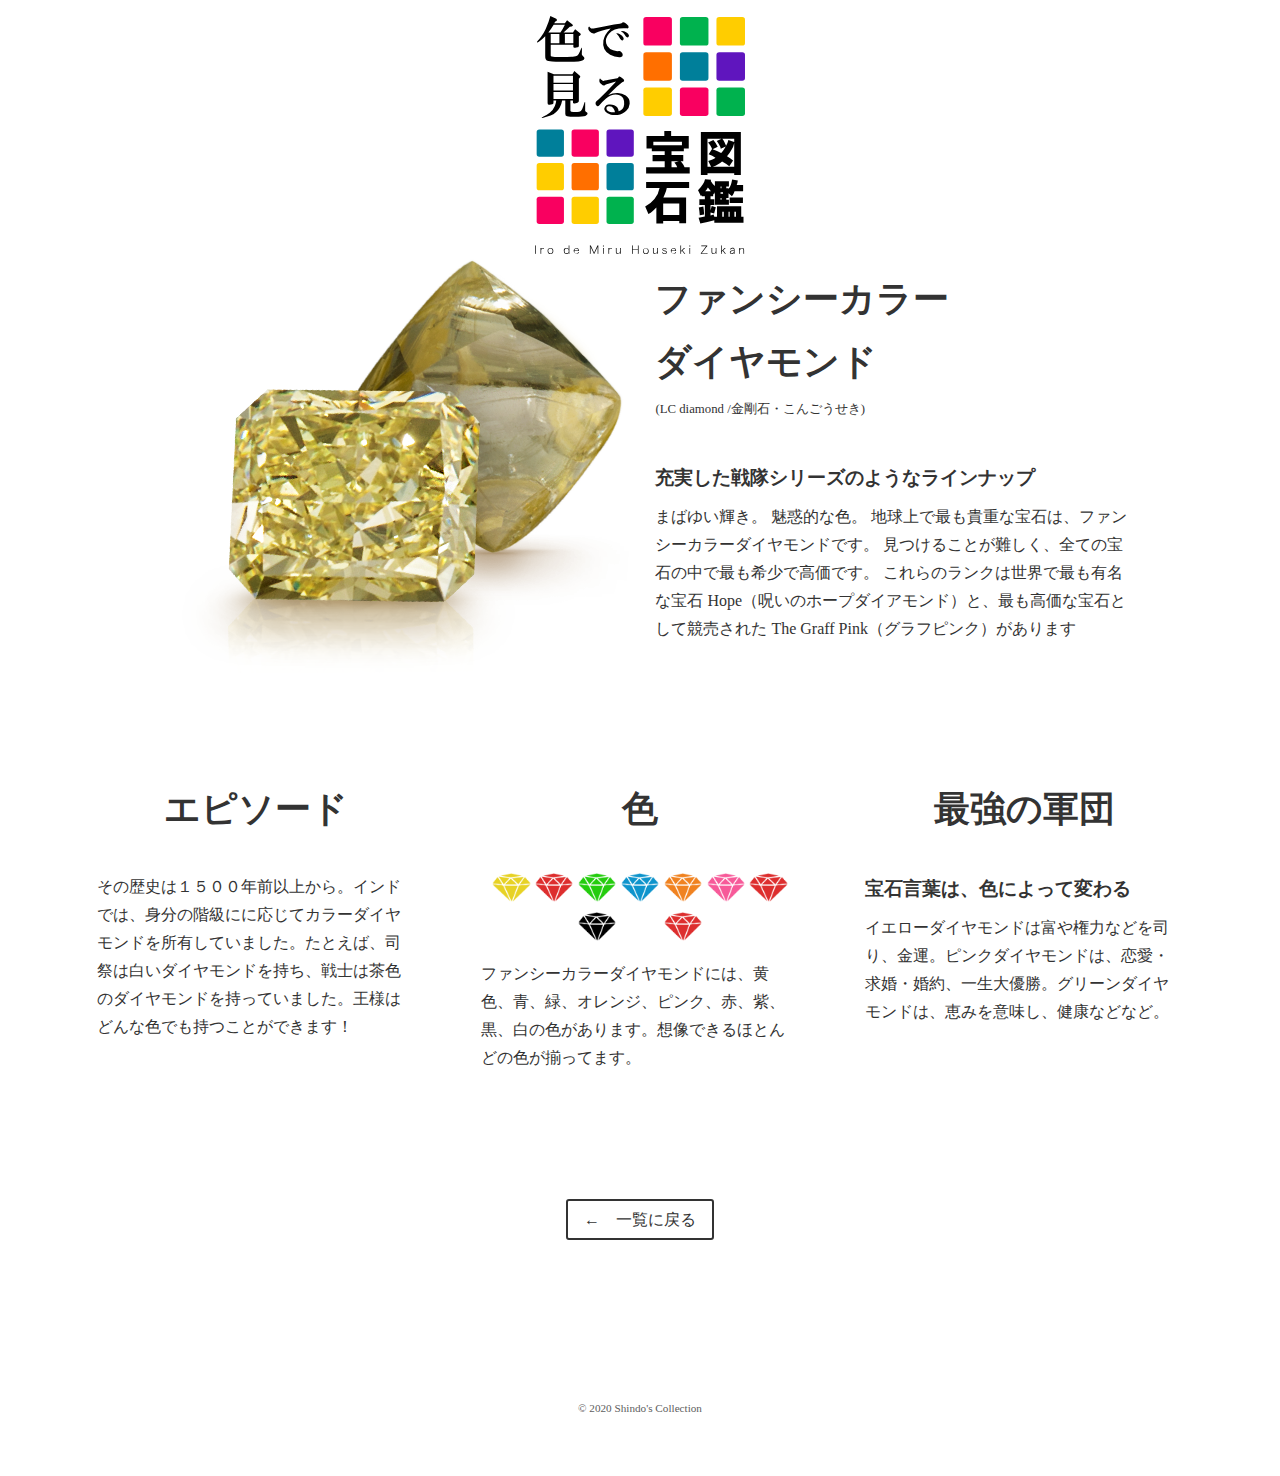
<file: stone8.html>
<!DOCTYPE html>
<html>
  <head>
    <meta charset="utf-8">
    <meta name="viewport" content="width=device-width,intial-scale=1">
    <title>宝石図鑑</title>
    <link href="css/style.css" rel="stylesheet" type="text/css">
    <link href="css/ress.css" rel="stylesheet" type="text/css">
    <link href="css/stone_page.css" rel="stylesheet" type="text/css">
  </head>
  <body>
    <div id="home" class="big-bg">
      <header class="wrapper page-header">
        <a href="index.html"><img class="logo" src="images/logo.svg" alt="サイトロゴ"></a>
      </header>
      <div class="wrapper">
      </div>
    </div>
    <div class="stone-contents wrapper">
      <article class="main-img">
        <img src="images/Gem3/FcDiamond3.png" alt="アレキサンドライト">
      </article>
      <aside class="side-text wrapper">
        <div class="stone-title">
          <h1>ファンシーカラー<br>ダイヤモンド</h1>
          <small>(LC diamond /金剛石・こんごうせき)</small>
        </div>
        <div class="stone-text">
          <h3>充実した戦隊シリーズのようなラインナップ</h3>
          <p>まばゆい輝き。 魅惑的な色。 地球上で最も貴重な宝石は、ファンシーカラーダイヤモンドです。
見つけることが難しく、全ての宝石の中で最も希少で高価です。 これらのランクは世界で最も有名な宝石 Hope（呪いのホープダイアモンド）と、最も高価な宝石として競売された The Graff Pink（グラフピンク）があります</p>
          <p></p>
        </div>
      </aside>
    </div>
    <!-- 石の詳細 -->
    <article class="stone-details-contents wrapper">
      <aside class="stene-details-area">
        <div class="stone-details-title">
          <h1>エピソード</h1>
        </div>
        <div class="stone-details-text wrapper">
          <p>その歴史は１５００年前以上から。インドでは、身分の階級にに応じてカラーダイヤモンドを所有していました。たとえば、司祭は白いダイヤモンドを持ち、戦士は茶色のダイヤモンドを持っていました。王様はどんな色でも持つことができます！</p>
          <p></p>
        </div>
      </aside>

      <aside class="stene-details-area">
        <div class="stone-details-title">
          <h1>色</h1>
        </div>
        <div class="stone-details-text wrapper">
          <h3 class="stone-details-text-img">
            <img src="images/GemColor/gem-factoid-color-yellow.png" alt="色アイコン">
            <img src="images/GemColor/gem-factoid-color-red.png" alt="色アイコン">
            <img src="images/GemColor/gem-factoid-color-green.png" alt="色アイコン">
            <img src="images/GemColor/gem-factoid-color-blue.png" alt="色アイコン">
            <img src="images/GemColor/gem-factoid-color-orange.png" alt="色アイコン">
            <img src="images/GemColor/gem-factoid-color-pink.png" alt="色アイコン">
            <img src="images/GemColor/gem-factoid-color-red.png" alt="色アイコン">
            <img src="images/GemColor/gem-factoid-color-black.png" alt="色アイコン">
            <img src="images/GemColor/gem-factoid-color-white.png" alt="色アイコン">
            <img src="images/GemColor/gem-factoid-color-red.png" alt="色アイコン">

          </h3>
          <p>ファンシーカラーダイヤモンドには、黄色、青、緑、オレンジ、ピンク、赤、紫、黒、白の色があります。想像できるほとんどの色が揃ってます。
</p>
          <p></p>
        </div>
      </aside>
      <aside class="stene-details-area">
        <div class="stone-details-title">
          <h1>最強の軍団</h1>
        </div>
        <div class="stone-details-text wrapper">
          <h3>宝石言葉は、色によって変わる</h3>
          <p>イエローダイヤモンドは富や権力などを司り、金運。ピンクダイヤモンドは、恋愛・求婚・婚約、一生大優勝。グリーンダイヤモンドは、恵みを意味し、健康などなど。</p>
          <p></p>
        </div>
      </aside>
    </article>

    <div class="back-btn-area">
        <a href="index.html" class="btn-flat-border"><p>←　一覧に戻る</p></a>
    </div>

    <footer>
      <div class="copyright">
        <p><small>&copy; 2020 Shindo's Collection</small></p>
      </div>
    </footer>
  </body>
</html>
</file>
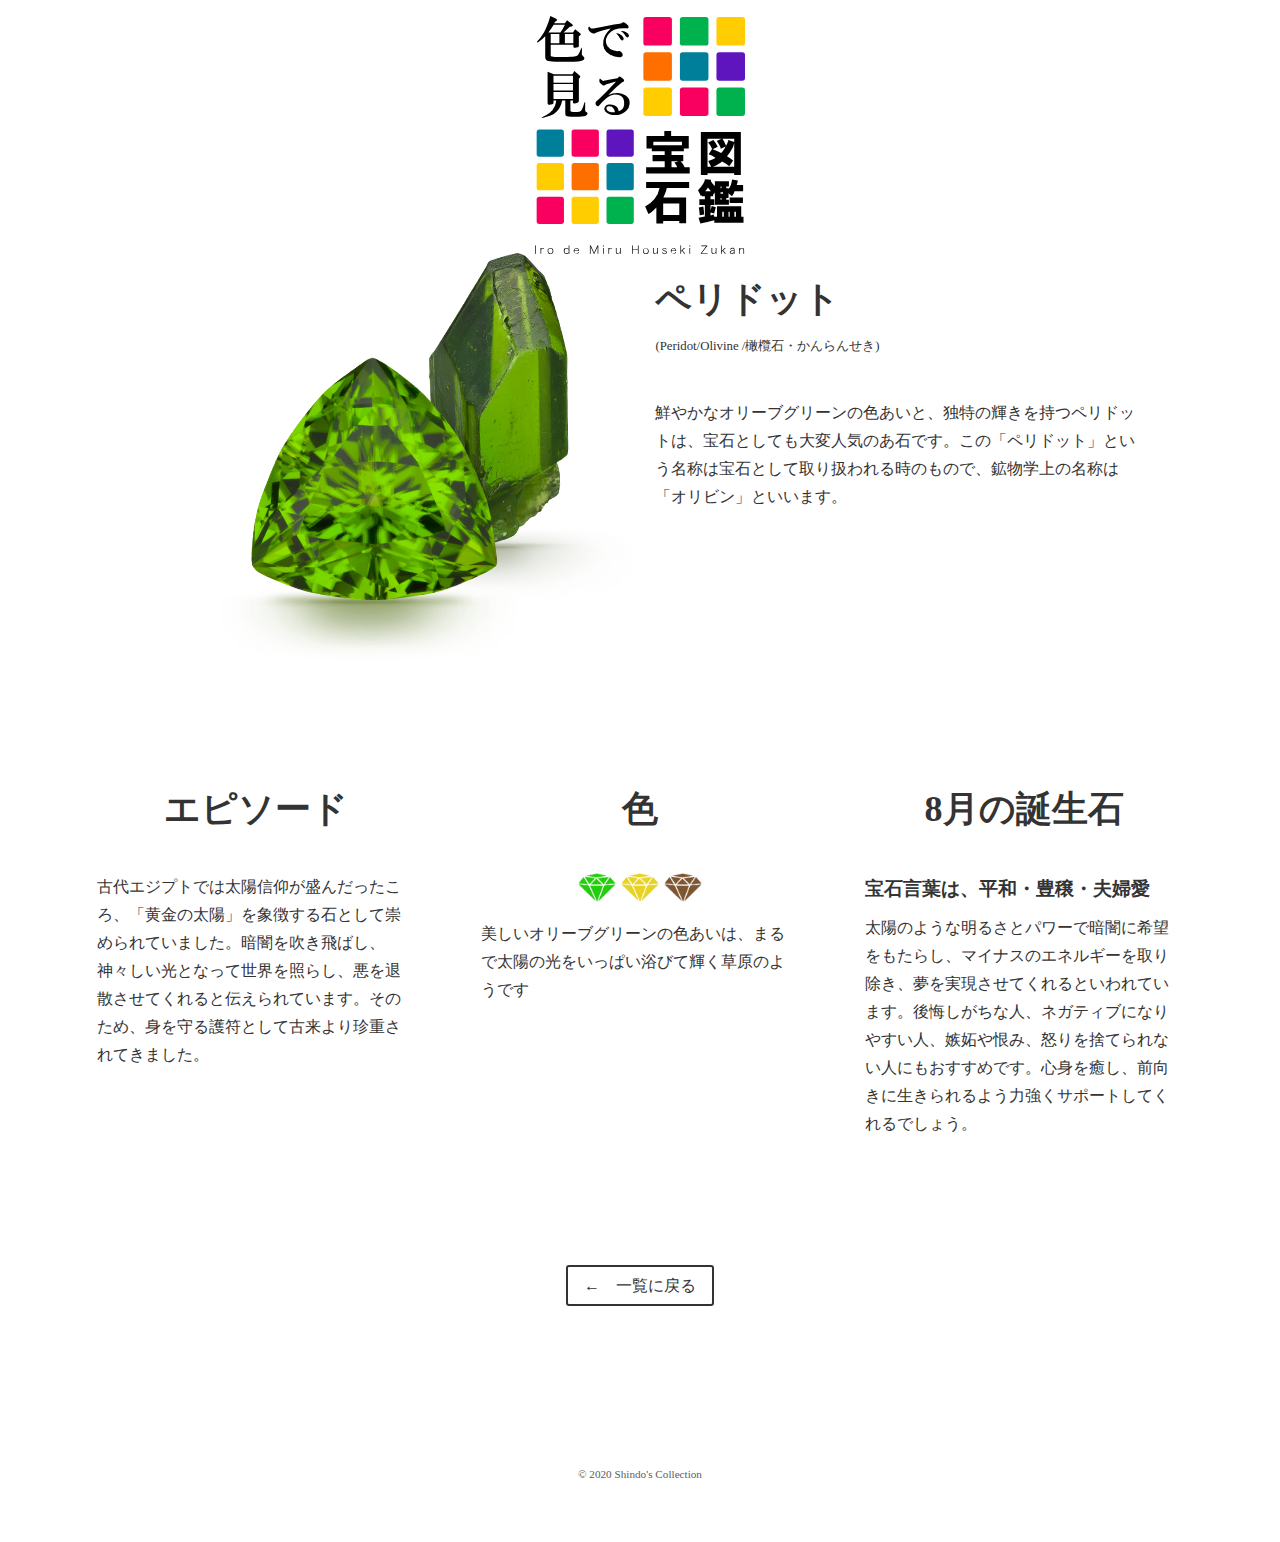
<file: stone9.html>
<!DOCTYPE html>
<html>
  <head>
    <meta charset="utf-8">
    <meta name="viewport" content="width=device-width,intial-scale=1">
    <title>宝石図鑑</title>
    <link href="css/style.css" rel="stylesheet" type="text/css">
    <link href="css/ress.css" rel="stylesheet" type="text/css">
    <link href="css/stone_page.css" rel="stylesheet" type="text/css">
  </head>
  <body>
    <div id="home" class="big-bg">
      <header class="wrapper page-header">
        <a href="index.html"><img class="logo" src="images/logo.svg" alt="サイトロゴ"></a>
      </header>
      <div class="wrapper">
      </div>
    </div>
    <div class="stone-contents wrapper">
      <article class="main-img">
        <img src="images/Gem3/Peridot3.png" alt="アレキサンドライト">
      </article>
      <aside class="side-text wrapper">
        <div class="stone-title">
          <h1>ペリドット</h1>
          <small>(Peridot/Olivine /橄欖石・かんらんせき)</small>
        </div>
        <div class="stone-text">
          <p>鮮やかなオリーブグリーンの色あいと、独特の輝きを持つペリドットは、宝石としても大変人気のあ石です。この「ペリドット」という名称は宝石として取り扱われる時のもので、鉱物学上の名称は「オリビン」といいます。
</p>
          <p></p>
        </div>
      </aside>
    </div>
    <!-- 石の詳細 -->
    <article class="stone-details-contents wrapper">
      <aside class="stene-details-area">
        <div class="stone-details-title">
          <h1>エピソード</h1>
        </div>
        <div class="stone-details-text wrapper">
          <p>古代エジプトでは太陽信仰が盛んだったころ、「黄金の太陽」を象徴する石として崇められていました。暗闇を吹き飛ばし、神々しい光となって世界を照らし、悪を退散させてくれると伝えられています。そのため、身を守る護符として古来より珍重されてきました。</p>
          <p></p>
        </div>
      </aside>

      <aside class="stene-details-area">
        <div class="stone-details-title">
          <h1>色</h1>
        </div>
        <div class="stone-details-text wrapper">
          <h3 class="stone-details-text-img">
            <img src="images/GemColor/gem-factoid-color-green.png" alt="色アイコン">
            <img src="images/GemColor/gem-factoid-color-yellow.png" alt="色アイコン">
            <img src="images/GemColor/gem-factoid-color-brown.png" alt="色アイコン">
          </h3>
          <p>美しいオリーブグリーンの色あいは、まるで太陽の光をいっぱい浴びて輝く草原のようです</p>
          <p></p>
        </div>
      </aside>
      <aside class="stene-details-area">
        <div class="stone-details-title">
          <h1>8月の誕生石</h1>
        </div>
        <div class="stone-details-text wrapper">
          <h3>宝石言葉は、平和・豊穣・夫婦愛</h3>
          <p>太陽のような明るさとパワーで暗闇に希望をもたらし、マイナスのエネルギーを取り除き、夢を実現させてくれるといわれています。後悔しがちな人、ネガティブになりやすい人、嫉妬や恨み、怒りを捨てられない人にもおすすめです。心身を癒し、前向きに生きられるよう力強くサポートしてくれるでしょう。</p>
          <p></p>
        </div>
      </aside>
    </article>

    <div class="back-btn-area">
        <a href="index.html" class="btn-flat-border"><p>←　一覧に戻る</p></a>
    </div>

    <footer>
      <div class="copyright">
        <p><small>&copy; 2020 Shindo's Collection</small></p>
      </div>
    </footer>
  </body>
</html>
</file>
<file: css/style.css>
@charset "UTF-8";

body{
  font-family: serif;
  line-height: 1.75;
  color: #333;
  background-color: #fff ;
  /* #0D1320 */
}
a{
  text-decoration: none;
}
a:hover{
  opacity: 0.6;
}
img{
  max-width: 100%;
}
h1{
  font-size: 36px;
  font-weight: bold;
}
h2{
  margin-bottom: 24px;
}
h3{
  margin-bottom: 8px;
}

.wrapper{
  width: 100%;
  margin: 0 auto;
  padding: 8px;
}

.grid{
  display: grid;
  gap: 8px;
  grid-template-columns: repeat(5,minmax(10%,1fr));
  grid-template-rows:  repeat(6,minmax(10%,1fr));
  margin-bottom: 8px;
}

.item{
  background: #fff;
  width: 100%;
  border-radius: 3%;
  position: relative;
}
.item img{
  width: 100%;
  height: 100%;
  object-fit: cover;
}
.item p{
  margin-left: 4px;
  color: #606060;
}

.big-box{
  grid-column: 1/3;
  grid-row: 1/4;
  border-radius: 1.5%;
  text-align: center;
}

.logo-area{
  width: 80%;
  height: auto;
  margin: 1% auto;
}
.logo-area img{
  width: 100%;
}

.item-text{
  width: 100%;
  padding:  6% 10% 10% 10%;
  margin: 0 auto;
  text-align: left;
}
.footer-box{
  padding: 3%;
  text-align: center;
  grid-column: 1/6;
  border: 4px solid #000;
}
/**
*footer
*/
.top-page-footer{
  height: 140px;
  background-color: #fff;
  text-align: center;
}
.top-page-footer p{
  color: #606060;
  font-size: 0.875rem;
}
.copyright{
  padding-top: 60px;
}



/*item color*/
.yellow{
  background: #FFCD00;
}
.purple{
  background-color: #5F15BE;
}
.green{
  background-color: #00B24E;
}
.red{
  background-color: #F90060;
}
.blue{
  background-color: #007F9A;
}
.orange{
  background-color: #FF6F00;
}

.filter{
  filter: saturate(50%);
  opacity: 0.7;
}
/* レスポンシブ設定 */
@media(max-width: 1300px){
  .big-box{
      grid-column: 1/3;
      grid-row: 1/4;
    }
  .big-box img{
      width: 100%;
    }
    .grid{
      display: grid;
      gap: 8px;
      grid-template-columns: repeat(5,minmax(10%,1fr));
      margin-bottom: 8px;
    }


}
/* @media (max-width: 700px) {
.big-box{
    grid-column: 1/3;
    grid-row: 1/5;
  }
.big-box img{
    width: 100%;
  }

.grid{
  display: grid;
  gap: 8px;
  grid-template-columns: repeat(4,minmax(160px,1fr));
  margin-bottom: 8px;
}
} */

@media (max-width: 1000px) {
.big-box{
    grid-column: 1/3;
    grid-row: 1/1;
  }
.big-box img{
    height: 100%;
  }

.grid{
  display: grid;
  gap: 8px;
  grid-template-columns: repeat(2,minmax(10%,1fr));
  grid-template-rows: none;
  margin-bottom: 8px;
}
}
</file>
<file: css/ress.css>
/*!
 * ress.css • v1.2.2
 * MIT License
 * github.com/filipelinhares/ress
 */

/* # =================================================================
   # Global selectors
   # ================================================================= */

html {
  box-sizing: border-box;
  overflow-y: scroll; /* All browsers without overlaying scrollbars */
  -webkit-text-size-adjust: 100%; /* iOS 8+ */
}

*,
::before,
::after {
  background-repeat: no-repeat; /* Set `background-repeat: no-repeat` to all elements and pseudo elements */
  box-sizing: inherit;
}

::before,
::after {
  text-decoration: inherit; /* Inherit text-decoration and vertical align to ::before and ::after pseudo elements */
  vertical-align: inherit;
}

* {
  padding: 0; /* Reset `padding` and `margin` of all elements */
  margin: 0;
}

/* # =================================================================
   # General elements
   # ================================================================= */

/* Add the correct display in iOS 4-7.*/
audio:not([controls]) {
  display: none;
  height: 0;
}

hr {
  overflow: visible; /* Show the overflow in Edge and IE */
}

/*
* Correct `block` display not defined for any HTML5 element in IE 8/9
* Correct `block` display not defined for `details` or `summary` in IE 10/11
* and Firefox
* Correct `block` display not defined for `main` in IE 11
*/
article,
aside,
details,
figcaption,
figure,
footer,
header,
main,
menu,
nav,
section,
summary {
  display: block;
}

summary {
  display: list-item; /* Add the correct display in all browsers */
}

small {
  font-size: 80%; /* Set font-size to 80% in `small` elements */
}

[hidden],
template {
  display: none; /* Add the correct display in IE */
}

abbr[title] {
  border-bottom: 1px dotted; /* Add a bordered underline effect in all browsers */
  text-decoration: none; /* Remove text decoration in Firefox 40+ */
}

a {
  background-color: transparent; /* Remove the gray background on active links in IE 10 */
  -webkit-text-decoration-skip: objects; /* Remove gaps in links underline in iOS 8+ and Safari 8+ */
}

a:active,
a:hover {
  outline-width: 0; /* Remove the outline when hovering in all browsers */
}

code,
kbd,
pre,
samp {
  font-family: monospace, monospace; /* Specify the font family of code elements */
}

b,
strong {
  font-weight: bolder; /* Correct style set to `bold` in Edge 12+, Safari 6.2+, and Chrome 18+ */
}

dfn {
  font-style: italic; /* Address styling not present in Safari and Chrome */
}

/* Address styling not present in IE 8/9 */
mark {
  background-color: #ff0;
  color: #000;
}

/* https://gist.github.com/unruthless/413930 */
sub,
sup {
  font-size: 75%;
  line-height: 0;
  position: relative;
  vertical-align: baseline;
}

sub {
  bottom: -0.25em;
}

sup {
  top: -0.5em;
}

/* # =================================================================
   # Forms
   # ================================================================= */

input {
  border-radius: 0;
}

/* Apply cursor pointer to button elements */
button,
[type="button"],
[type="reset"],
[type="submit"],
[role="button"] {
  cursor: pointer;
}

/* Replace pointer cursor in disabled elements */
[disabled] {
  cursor: default;
}

[type="number"] {
  width: auto; /* Firefox 36+ */
}

[type="search"] {
  -webkit-appearance: textfield; /* Safari 8+ */
}

[type="search"]::-webkit-search-cancel-button,
[type="search"]::-webkit-search-decoration {
  -webkit-appearance: none; /* Safari 8 */
}

textarea {
  overflow: auto; /* Internet Explorer 11+ */
  resize: vertical; /* Specify textarea resizability */
}

button,
input,
optgroup,
select,
textarea {
  font: inherit; /* Specify font inheritance of form elements */
}

optgroup {
  font-weight: bold; /* Restore the font weight unset by the previous rule. */
}

button {
  overflow: visible; /* Address `overflow` set to `hidden` in IE 8/9/10/11 */
}

/* Remove inner padding and border in Firefox 4+ */
button::-moz-focus-inner,
[type="button"]::-moz-focus-inner,
[type="reset"]::-moz-focus-inner,
[type="submit"]::-moz-focus-inner {
  border-style: 0;
  padding: 0;
}

/* Replace focus style removed in the border reset above */
button:-moz-focusring,
[type="button"]::-moz-focus-inner,
[type="reset"]::-moz-focus-inner,
[type="submit"]::-moz-focus-inner {
  outline: 1px dotted ButtonText;
}

button,
html [type="button"], /* Prevent a WebKit bug where (2) destroys native `audio` and `video`controls in Android 4 */
[type="reset"],
[type="submit"] {
  -webkit-appearance: button; /* Correct the inability to style clickable types in iOS */
}

button,
select {
  text-transform: none; /* Firefox 40+, Internet Explorer 11- */
}

/* Remove the default button styling in all browsers */
button,
input,
select,
textarea {
  background-color: transparent;
  border-style: none;
  color: inherit;
}

/* Style select like a standard input */
select {
  -moz-appearance: none; /* Firefox 36+ */
  -webkit-appearance: none; /* Chrome 41+ */
}

select::-ms-expand {
  display: none; /* Internet Explorer 11+ */
}

select::-ms-value {
  color: currentColor; /* Internet Explorer 11+ */
}

legend {
  border: 0; /* Correct `color` not being inherited in IE 8/9/10/11 */
  color: inherit; /* Correct the color inheritance from `fieldset` elements in IE */
  display: table; /* Correct the text wrapping in Edge and IE */
  max-width: 100%; /* Correct the text wrapping in Edge and IE */
  white-space: normal; /* Correct the text wrapping in Edge and IE */
}

::-webkit-file-upload-button {
  -webkit-appearance: button; /* Correct the inability to style clickable types in iOS and Safari */
  font: inherit; /* Change font properties to `inherit` in Chrome and Safari */
}

[type="search"] {
  -webkit-appearance: textfield; /* Correct the odd appearance in Chrome and Safari */
  outline-offset: -2px; /* Correct the outline style in Safari */
}

/* # =================================================================
   # Specify media element style
   # ================================================================= */

img {
  border-style: none; /* Remove border when inside `a` element in IE 8/9/10 */
}

/* Add the correct vertical alignment in Chrome, Firefox, and Opera */
progress {
  vertical-align: baseline;
}

svg:not(:root) {
  overflow: hidden; /* Internet Explorer 11- */
}

audio,
canvas,
progress,
video {
  display: inline-block; /* Internet Explorer 11+, Windows Phone 8.1+ */
}

/* # =================================================================
   # Accessibility
   # ================================================================= */

/* Hide content from screens but not screenreaders */
@media screen {
  [hidden~="screen"] {
    display: inherit;
  }
  [hidden~="screen"]:not(:active):not(:focus):not(:target) {
    position: absolute !important;
    clip: rect(0 0 0 0) !important;
  }
}

/* Specify the progress cursor of updating elements */
[aria-busy="true"] {
  cursor: progress;
}

/* Specify the pointer cursor of trigger elements */
[aria-controls] {
  cursor: pointer;
}

/* Specify the unstyled cursor of disabled, not-editable, or otherwise inoperable elements */
[aria-disabled] {
  cursor: default;
}

/* # =================================================================
   # Selection
   # ================================================================= */

/* Specify text selection background color and omit drop shadow */

::-moz-selection {
  background-color: #b3d4fc; /* Required when declaring ::selection */
  color: #000;
  text-shadow: none;
}

::selection {
  background-color: #b3d4fc; /* Required when declaring ::selection */
  color: #000;
  text-shadow: none;
}
</file>
<file: css/stone_page.css>
@charset "UTF-8";

h1{
  font-size: 36px;
  font-weight: bold;
}
h3{
  margin-bottom: 8px;
}

/*
h１前に四角のCss
h1.box {
  position: relative;
  padding-left:36px;
  font-size: 36px;
  font-weight: bold;
}

h1.box:before {
  position: absolute;
  height: 24px;
  width: 24px;
  top: 20px;
  left: 0;
  border-radius: 10.5%;
  background-color: #F90060;
  content:"";
} */
/**
*header
*/
.page-header{
  display: flex;
  justify-content: center;
  text-align: center;
  padding-top: 16px;
}
.logo{
  width: 70%;
}
.big-bg{
  background-size: contain;
  background-position: center;
  background-repeat: no-repeat;
}

#home{
  height: 140px;
  margin-bottom: 90px;
}
#home .page-title{
  text-align: center;
  color: #fff;
}

/**
*footer
*/
footer{
  height: 140px;
  margin-top: 96px;
  background-color: #fff;
  text-align: center;
}
footer p{
  color: #606060;
  font-size: 0.875rem;
}
.copyright{
  padding-top: 60px;
}

/**
*contents
*/

.main-img{
  width: 50%;
  margin-right: 15px;
  text-align: right;
}
.side-text{
  width: 50%;
}
.stone-text{
  width: 480px;
  justify-content: space-between;
}

.main-img img{
  width: 450px;
}
.stone-contents{
  padding: 0 5%;
  display: flex;
  justify-content: space-around;
  margin-bottom: 66px;
}
.stone-title{
  width: 480px;
  margin-top: 30px;
  margin-bottom: 40px;
}
/* 石の詳細 */
.stone-details-contents{
  display: flex;
  justify-content: space-around;
  padding: 0 5%;
  margin-bottom: 96px;

}
.stene-details-area{
  width: 380px;
  padding: 2%;
}
.dotted-line{
  border-right: 2px dotted #F90060;
}
.stone-details-title{
  width: 100%;
  margin-bottom: 24px;
  text-align: center;
}
.stone-details-text{
  width: 100%;
  justify-content: space-around;
}
.stone-details-text-img{
  text-align: center;
}
.stone-details-text img{
  width:12%;
  text-align: center;
}


.back-btn-area{
  display: flex;
  justify-content: center;
  width: 100px auto;
}
.btn-flat-border {
  display: inline-block;
  padding: 0.3em 1em;
  text-decoration: none;
  color: #333;
  border: solid 2px #333;
  border-radius: 3px;
  transition: .4s;
}

.btn-flat-border:hover {
  background: #333;
  color: white;
}


/*item color*/
.yellow{
  background: #FFCD00;
}
.purple{
  background-color: #5F15BE;
}
.green{
  background-color: #00B24E;
}
.redtext{
  background-color: #F90060;
}
.blue{
  background-color: #007F9A;
}
.orange{
  background-color: #FF6F00;
}

/**
* @media query
*/

@media (max-width:1200px) {

  .stone-contents{
    flex-direction: column;
    align-items: center;
  }
  .stone-details-contents{
    flex-direction: column;
    align-items: center;
  }
  .stone-title,.stone-text,.side-text {
    width : 480px;
  }

  article,section,aside{
    width: 100%;
  }
}

@media (max-width:940px) {
.stone-title,.stone-text,.side-text {width : 100%;}
.dotted-line{border : none;}
.stene-details-area{
  margin-bottom: 10%;
}
}
</file>
